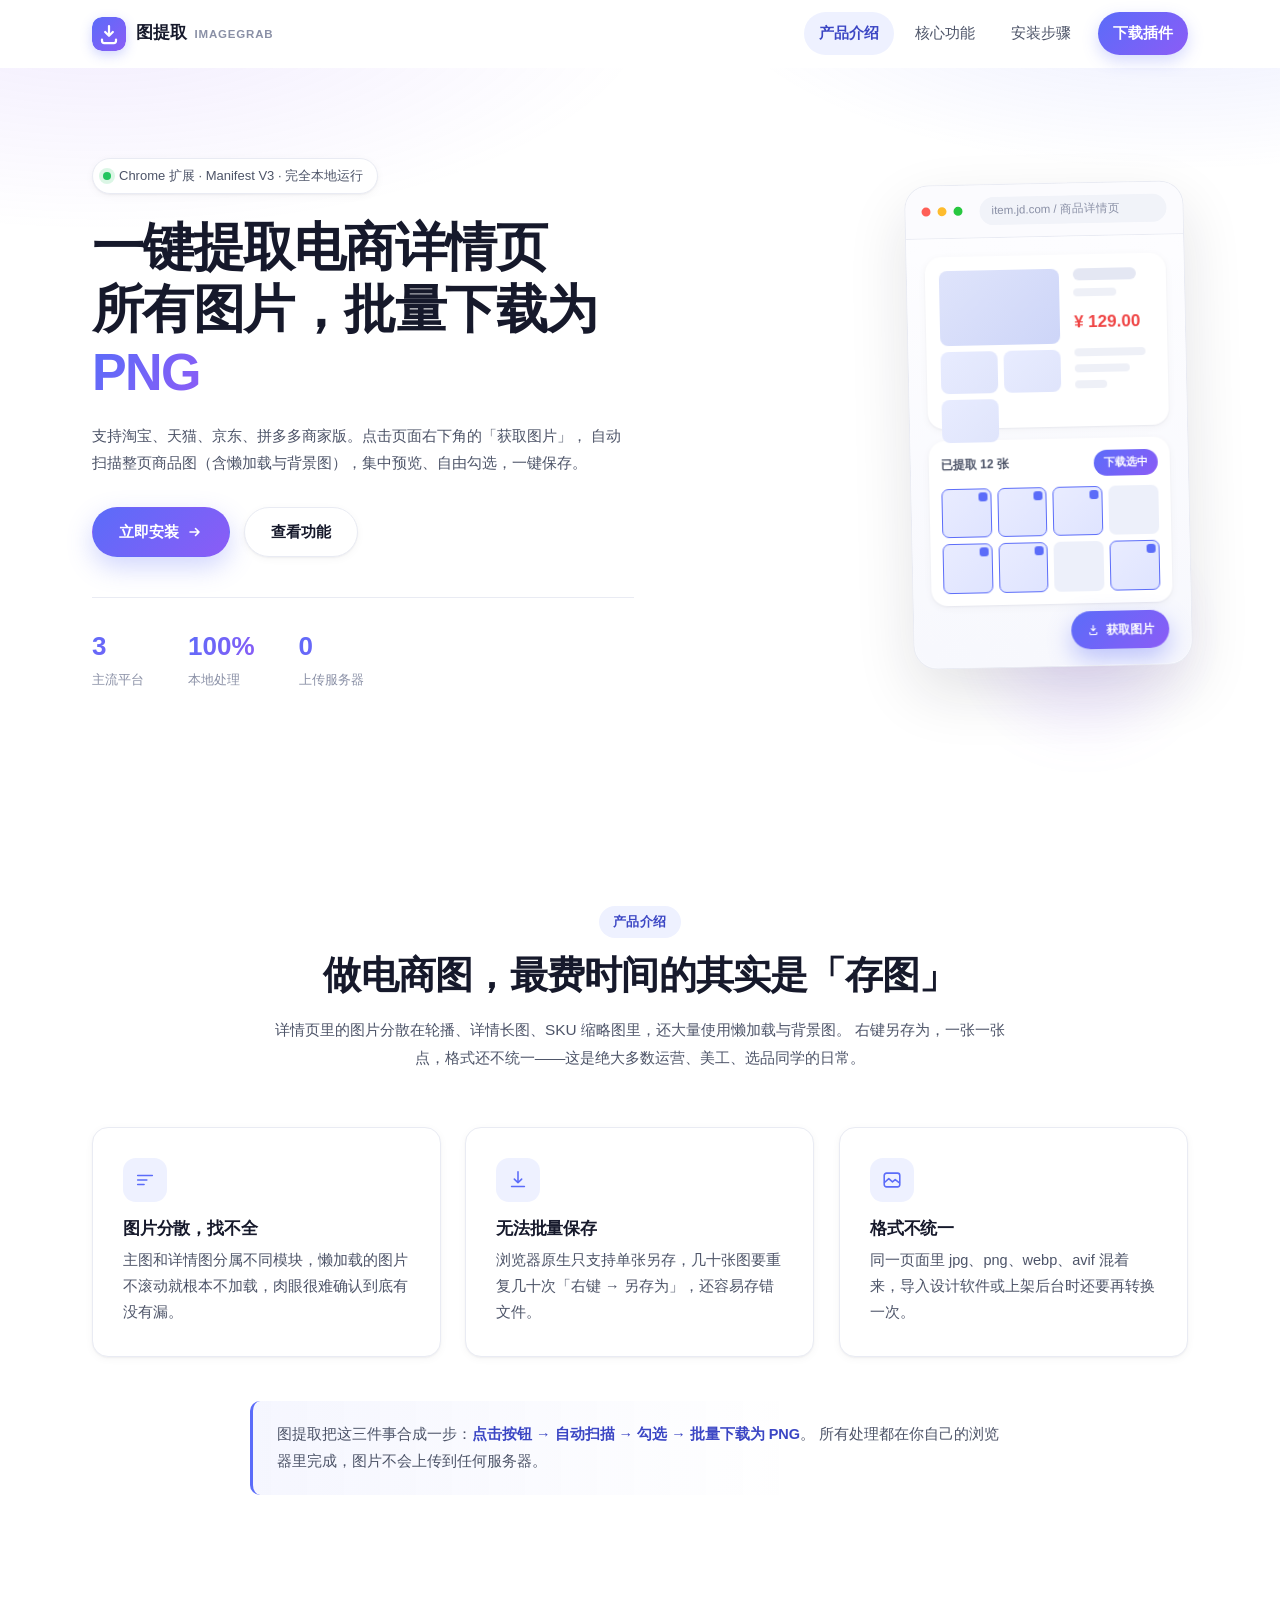
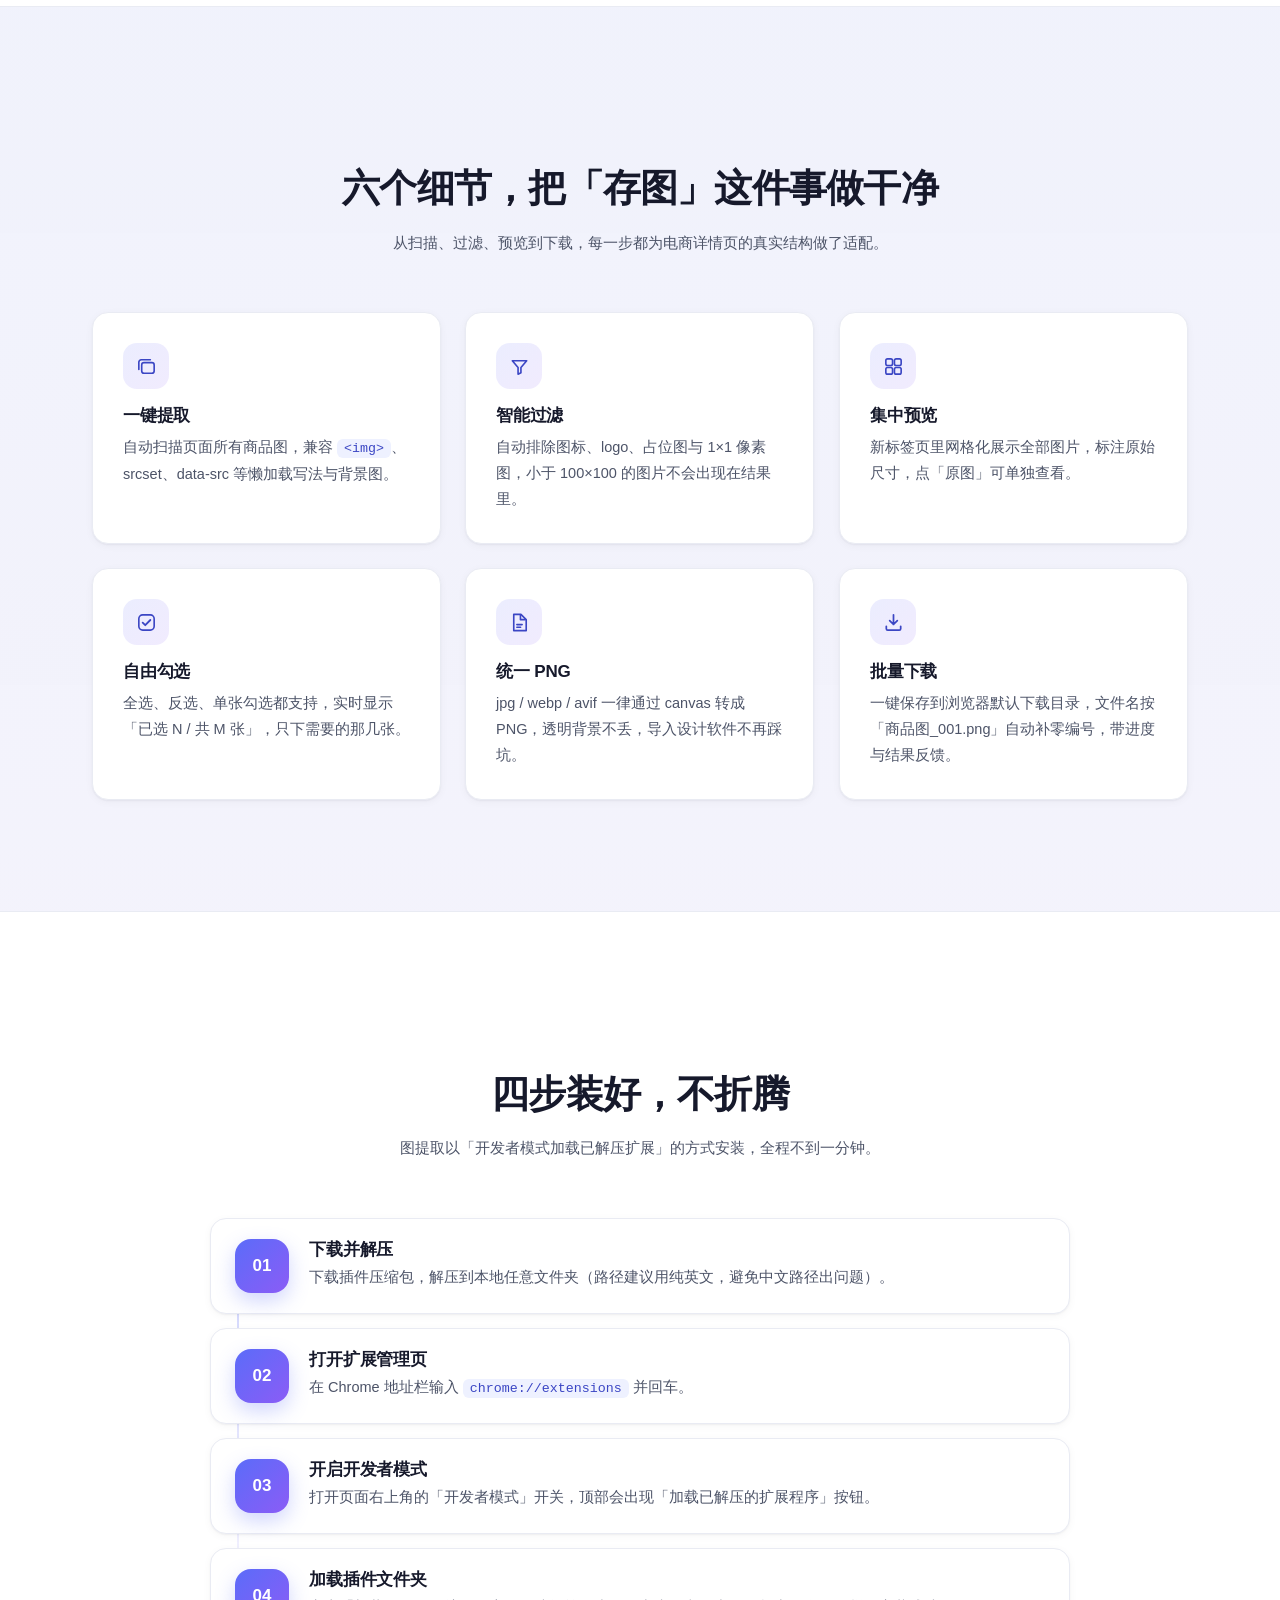
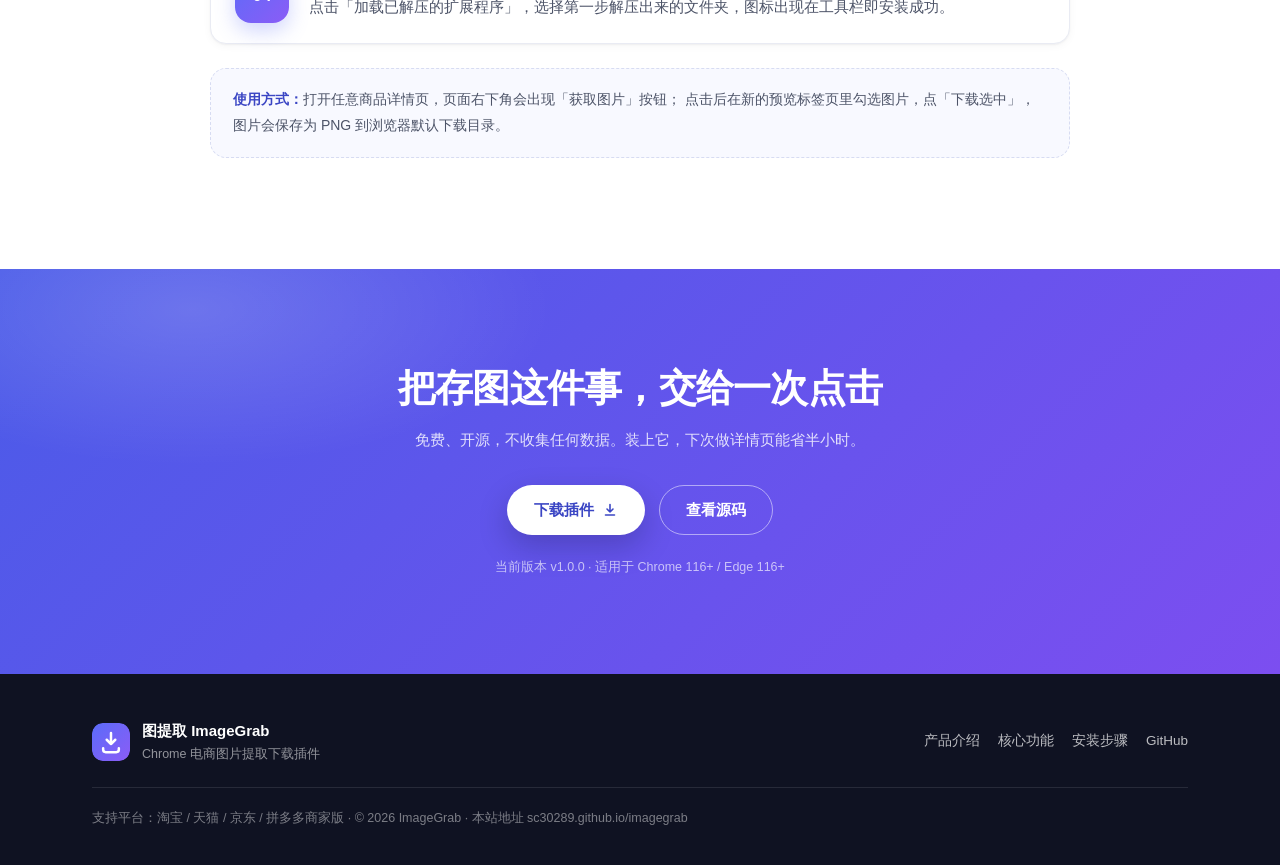
<file: docs/index.html>
<!DOCTYPE html>
<html lang="zh-CN">
<head>
  <meta charset="UTF-8" />
  <meta name="viewport" content="width=device-width, initial-scale=1.0" />
  <title>图提取 ImageGrab · 一键提取电商详情页所有图片，批量下载为 PNG</title>
  <meta name="description" content="图提取（ImageGrab）是一款 Chrome 浏览器扩展，支持淘宝、天猫、京东、拼多多商家版：一键提取商品详情页的所有图片，集中预览、自由勾选，批量下载为 PNG。" />
  <meta name="theme-color" content="#5b6cf9" />
  <link rel="icon" href="assets/icon.svg" type="image/svg+xml" />
  <link rel="stylesheet" href="css/style.css" />
</head>
<body>
  <a class="skip-link" href="#main">跳到主要内容</a>

  <!-- ============================ 顶部导航 ============================ -->
  <header class="navbar" id="navbar">
    <div class="container navbar__inner">
      <a class="brand" href="#top" aria-label="图提取 ImageGrab 首页">
        <span class="brand__logo" aria-hidden="true">
          <svg viewBox="0 0 32 32" fill="none" xmlns="http://www.w3.org/2000/svg">
            <rect width="32" height="32" rx="9" fill="url(#bg)" />
            <path d="M16 8.5v9.2m0 0 3.6-3.6M16 17.7l-3.6-3.6" stroke="#fff" stroke-width="2.1"
                  stroke-linecap="round" stroke-linejoin="round" />
            <path d="M9.4 21.2v1.2a2.2 2.2 0 0 0 2.2 2.2h8.8a2.2 2.2 0 0 0 2.2-2.2v-1.2"
                  stroke="#fff" stroke-width="2.1" stroke-linecap="round" />
            <defs>
              <linearGradient id="bg" x1="0" y1="0" x2="32" y2="32" gradientUnits="userSpaceOnUse">
                <stop stop-color="#5b6cf9" /><stop offset="1" stop-color="#8b5cf6" />
              </linearGradient>
            </defs>
          </svg>
        </span>
        <span class="brand__text">
          <strong>图提取</strong>
          <em>ImageGrab</em>
        </span>
      </a>

      <nav class="nav" id="nav" aria-label="主导航">
        <a class="nav__link" href="#intro">产品介绍</a>
        <a class="nav__link" href="#features">核心功能</a>
        <a class="nav__link" href="#install">安装步骤</a>
        <a class="nav__link nav__link--cta" href="#download">下载插件</a>
      </nav>

      <button class="nav-toggle" id="navToggle" type="button" aria-label="展开导航菜单"
              aria-expanded="false" aria-controls="nav">
        <span></span><span></span><span></span>
      </button>
    </div>
  </header>

  <main id="main">
    <!-- ============================ 首屏 ============================ -->
    <section class="hero" id="top">
      <div class="container hero__inner">
        <div class="hero__copy">
          <span class="hero__badge reveal">
            <span class="dot" aria-hidden="true"></span>
            Chrome 扩展 · Manifest V3 · 完全本地运行
          </span>

          <h1 class="hero__title reveal">
            一键提取电商详情页<br />
            所有图片，批量下载为 <span class="grad-text">PNG</span>
          </h1>

          <p class="hero__subtitle reveal">
            支持淘宝、天猫、京东、拼多多商家版。点击页面右下角的「获取图片」，
            自动扫描整页商品图（含懒加载与背景图），集中预览、自由勾选，一键保存。
          </p>

          <div class="hero__actions reveal">
            <a class="btn btn--primary" href="#install">
              立即安装
              <svg viewBox="0 0 16 16" aria-hidden="true"><path d="M3 8h9m0 0L8.5 4.5M12 8l-3.5 3.5"
                fill="none" stroke="currentColor" stroke-width="1.6" stroke-linecap="round" stroke-linejoin="round" /></svg>
            </a>
            <a class="btn btn--ghost" href="#features">查看功能</a>
          </div>

          <ul class="hero__stats reveal">
            <li><strong>3</strong><span>主流平台</span></li>
            <li><strong>100%</strong><span>本地处理</span></li>
            <li><strong>0</strong><span>上传服务器</span></li>
          </ul>
        </div>

        <!-- 用纯 CSS + 内联 SVG 模拟插件界面，不依赖任何外部图片 -->
        <div class="hero__visual reveal" aria-hidden="true">
          <div class="window">
            <div class="window__bar">
              <i class="window__dot window__dot--r"></i>
              <i class="window__dot window__dot--y"></i>
              <i class="window__dot window__dot--g"></i>
              <span class="window__url">item.jd.com / 商品详情页</span>
            </div>

            <div class="window__body">
              <div class="mock-product">
                <div class="mock-product__gallery">
                  <span class="mock-product__thumb"></span>
                  <span class="mock-product__thumb mock-product__thumb--sm"></span>
                  <span class="mock-product__thumb mock-product__thumb--sm"></span>
                  <span class="mock-product__thumb mock-product__thumb--sm"></span>
                </div>
                <div class="mock-product__meta">
                  <span class="mock-line mock-line--lg w-80"></span>
                  <span class="mock-line w-55"></span>
                  <span class="mock-price">¥ 129.00</span>
                  <span class="mock-line w-90"></span>
                  <span class="mock-line w-70"></span>
                  <span class="mock-line w-40"></span>
                </div>
              </div>

              <div class="mock-gallery">
                <div class="mock-gallery__head">
                  <span class="mock-gallery__title">已提取 12 张</span>
                  <span class="mock-pill">下载选中</span>
                </div>
                <div class="mock-gallery__grid">
                  <i class="mock-tile is-checked"></i><i class="mock-tile is-checked"></i>
                  <i class="mock-tile is-checked"></i><i class="mock-tile"></i>
                  <i class="mock-tile is-checked"></i><i class="mock-tile is-checked"></i>
                  <i class="mock-tile"></i><i class="mock-tile is-checked"></i>
                </div>
              </div>

              <span class="mock-fab">
                <svg viewBox="0 0 24 24" aria-hidden="true">
                  <path d="M12 4v9m0 0 3.4-3.4M12 13 8.6 9.6" fill="none" stroke="currentColor"
                        stroke-width="1.9" stroke-linecap="round" stroke-linejoin="round" />
                  <path d="M6 16.4v1.2A2.2 2.2 0 0 0 8.2 19.8h7.6a2.2 2.2 0 0 0 2.2-2.2v-1.2"
                        fill="none" stroke="currentColor" stroke-width="1.9" stroke-linecap="round" />
                </svg>
                获取图片
              </span>
            </div>
          </div>

          <span class="hero__glow" aria-hidden="true"></span>
        </div>
      </div>
    </section>

    <!-- ============================ 产品介绍 ============================ -->
    <section class="section" id="intro">
      <div class="container">
        <header class="section__head">
          <span class="section__eyebrow reveal">产品介绍</span>
          <h2 class="section__title reveal">做电商图，最费时间的其实是「存图」</h2>
          <p class="section__desc reveal">
            详情页里的图片分散在轮播、详情长图、SKU 缩略图里，还大量使用懒加载与背景图。
            右键另存为，一张一张点，格式还不统一——这是绝大多数运营、美工、选品同学的日常。
          </p>
        </header>

        <div class="intro-grid">
          <article class="intro-card reveal">
            <span class="intro-card__icon" aria-hidden="true">
              <svg viewBox="0 0 24 24"><path d="M4 7h16M4 12h10M4 17h7" fill="none" stroke="currentColor"
                stroke-width="1.7" stroke-linecap="round" /></svg>
            </span>
            <h3>图片分散，找不全</h3>
            <p>主图和详情图分属不同模块，懒加载的图片不滚动就根本不加载，肉眼很难确认到底有没有漏。</p>
          </article>

          <article class="intro-card reveal">
            <span class="intro-card__icon" aria-hidden="true">
              <svg viewBox="0 0 24 24"><path d="M12 3v12m0 0 4-4m-4 4-4-4M5 19h14" fill="none" stroke="currentColor"
                stroke-width="1.7" stroke-linecap="round" stroke-linejoin="round" /></svg>
            </span>
            <h3>无法批量保存</h3>
            <p>浏览器原生只支持单张另存，几十张图要重复几十次「右键 → 另存为」，还容易存错文件。</p>
          </article>

          <article class="intro-card reveal">
            <span class="intro-card__icon" aria-hidden="true">
              <svg viewBox="0 0 24 24"><rect x="3.5" y="4.5" width="17" height="15" rx="2.5" fill="none"
                stroke="currentColor" stroke-width="1.7" /><path d="M3.5 15l5-4.5 4 3.5 3-2.5 5 4" fill="none"
                stroke="currentColor" stroke-width="1.7" stroke-linejoin="round" /></svg>
            </span>
            <h3>格式不统一</h3>
            <p>同一页面里 jpg、png、webp、avif 混着来，导入设计软件或上架后台时还要再转换一次。</p>
          </article>
        </div>

        <p class="intro-note reveal">
          图提取把这三件事合成一步：<strong>点击按钮 → 自动扫描 → 勾选 → 批量下载为 PNG</strong>。
          所有处理都在你自己的浏览器里完成，图片不会上传到任何服务器。
        </p>
      </div>
    </section>

    <!-- ============================ 核心功能 ============================ -->
    <section class="section section--alt" id="features">
      <div class="container">
        <header class="section__head">
          <span class="section__eyebrow reveal">核心功能</span>
          <h2 class="section__title reveal">六个细节，把「存图」这件事做干净</h2>
          <p class="section__desc reveal">从扫描、过滤、预览到下载，每一步都为电商详情页的真实结构做了适配。</p>
        </header>

        <div class="feature-grid">
          <article class="feature-card reveal">
            <span class="feature-card__icon" aria-hidden="true">
              <svg viewBox="0 0 24 24"><path d="M4 15V7.5A2.5 2.5 0 0 1 6.5 5H16" fill="none" stroke="currentColor"
                stroke-width="1.7" stroke-linecap="round" /><rect x="7" y="8" width="13" height="11" rx="2.4"
                fill="none" stroke="currentColor" stroke-width="1.7" /></svg>
            </span>
            <h3>一键提取</h3>
            <p>自动扫描页面所有商品图，兼容 <code>&lt;img&gt;</code>、srcset、data-src 等懒加载写法与背景图。</p>
          </article>

          <article class="feature-card reveal">
            <span class="feature-card__icon" aria-hidden="true">
              <svg viewBox="0 0 24 24"><path d="M4.5 6h15l-6 7v5.5l-3 1.5V13z" fill="none" stroke="currentColor"
                stroke-width="1.7" stroke-linejoin="round" /></svg>
            </span>
            <h3>智能过滤</h3>
            <p>自动排除图标、logo、占位图与 1×1 像素图，小于 100×100 的图片不会出现在结果里。</p>
          </article>

          <article class="feature-card reveal">
            <span class="feature-card__icon" aria-hidden="true">
              <svg viewBox="0 0 24 24"><rect x="4" y="4" width="7" height="7" rx="1.8" fill="none" stroke="currentColor"
                stroke-width="1.7" /><rect x="13" y="4" width="7" height="7" rx="1.8" fill="none" stroke="currentColor"
                stroke-width="1.7" /><rect x="4" y="13" width="7" height="7" rx="1.8" fill="none" stroke="currentColor"
                stroke-width="1.7" /><rect x="13" y="13" width="7" height="7" rx="1.8" fill="none" stroke="currentColor"
                stroke-width="1.7" /></svg>
            </span>
            <h3>集中预览</h3>
            <p>新标签页里网格化展示全部图片，标注原始尺寸，点「原图」可单独查看。</p>
          </article>

          <article class="feature-card reveal">
            <span class="feature-card__icon" aria-hidden="true">
              <svg viewBox="0 0 24 24"><rect x="4" y="4" width="16" height="16" rx="4" fill="none" stroke="currentColor"
                stroke-width="1.7" /><path d="M8 12.2l2.7 2.6L16 9.4" fill="none" stroke="currentColor"
                stroke-width="1.9" stroke-linecap="round" stroke-linejoin="round" /></svg>
            </span>
            <h3>自由勾选</h3>
            <p>全选、反选、单张勾选都支持，实时显示「已选 N / 共 M 张」，只下需要的那几张。</p>
          </article>

          <article class="feature-card reveal">
            <span class="feature-card__icon" aria-hidden="true">
              <svg viewBox="0 0 24 24"><path d="M6 3.5h7.5L19 9v11.5H6z" fill="none" stroke="currentColor"
                stroke-width="1.7" stroke-linejoin="round" /><path d="M13 3.5V9h5.5" fill="none" stroke="currentColor"
                stroke-width="1.7" stroke-linejoin="round" /><path d="M9.2 14.2h5.6M9.2 17h4" fill="none"
                stroke="currentColor" stroke-width="1.6" stroke-linecap="round" /></svg>
            </span>
            <h3>统一 PNG</h3>
            <p>jpg / webp / avif 一律通过 canvas 转成 PNG，透明背景不丢，导入设计软件不再踩坑。</p>
          </article>

          <article class="feature-card reveal">
            <span class="feature-card__icon" aria-hidden="true">
              <svg viewBox="0 0 24 24"><path d="M12 4v10m0 0 4-4m-4 4-4-4" fill="none" stroke="currentColor"
                stroke-width="1.8" stroke-linecap="round" stroke-linejoin="round" /><path d="M4.5 16v2.5A1.5 1.5 0 0 0 6 20h12a1.5 1.5 0 0 0 1.5-1.5V16"
                fill="none" stroke="currentColor" stroke-width="1.8" stroke-linecap="round" /></svg>
            </span>
            <h3>批量下载</h3>
            <p>一键保存到浏览器默认下载目录，文件名按「商品图_001.png」自动补零编号，带进度与结果反馈。</p>
          </article>
        </div>
      </div>
    </section>

    <!-- ============================ 安装步骤 ============================ -->
    <section class="section" id="install">
      <div class="container">
        <header class="section__head">
          <span class="section__eyebrow reveal">安装步骤</span>
          <h2 class="section__title reveal">四步装好，不折腾</h2>
          <p class="section__desc reveal">图提取以「开发者模式加载已解压扩展」的方式安装，全程不到一分钟。</p>
        </header>

        <ol class="steps">
          <li class="step reveal">
            <span class="step__index">01</span>
            <div class="step__body">
              <h3>下载并解压</h3>
              <p>下载插件压缩包，解压到本地任意文件夹（路径建议用纯英文，避免中文路径出问题）。</p>
            </div>
          </li>
          <li class="step reveal">
            <span class="step__index">02</span>
            <div class="step__body">
              <h3>打开扩展管理页</h3>
              <p>在 Chrome 地址栏输入 <code>chrome://extensions</code> 并回车。</p>
            </div>
          </li>
          <li class="step reveal">
            <span class="step__index">03</span>
            <div class="step__body">
              <h3>开启开发者模式</h3>
              <p>打开页面右上角的「开发者模式」开关，顶部会出现「加载已解压的扩展程序」按钮。</p>
            </div>
          </li>
          <li class="step reveal">
            <span class="step__index">04</span>
            <div class="step__body">
              <h3>加载插件文件夹</h3>
              <p>点击「加载已解压的扩展程序」，选择第一步解压出来的文件夹，图标出现在工具栏即安装成功。</p>
            </div>
          </li>
        </ol>

        <div class="install-tip reveal">
          <strong>使用方式：</strong>打开任意商品详情页，页面右下角会出现「获取图片」按钮；
          点击后在新的预览标签页里勾选图片，点「下载选中」，图片会保存为 PNG 到浏览器默认下载目录。
        </div>
      </div>
    </section>

    <!-- ============================ 底部 CTA ============================ -->
    <section class="cta" id="download">
      <div class="container cta__inner">
        <h2 class="reveal">把存图这件事，交给一次点击</h2>
        <p class="reveal">免费、开源，不收集任何数据。装上它，下次做详情页能省半小时。</p>
        <div class="cta__actions reveal">
          <a class="btn btn--light" href="downloads/imagegrab-v1.0.0.zip" download>
            下载插件
            <svg viewBox="0 0 16 16" aria-hidden="true"><path d="M8 2.5v7.5m0 0 3-3m-3 3-3-3M3.5 13h9"
              fill="none" stroke="currentColor" stroke-width="1.6" stroke-linecap="round" stroke-linejoin="round" /></svg>
          </a>
          <a class="btn btn--outline-light" href="https://github.com/Sc30289/imagegrab" target="_blank" rel="noreferrer">查看源码</a>
        </div>
        <p class="cta__meta reveal">当前版本 v1.0.0 · 适用于 Chrome 116+ / Edge 116+</p>
      </div>
    </section>
  </main>

  <!-- ============================ 页脚 ============================ -->
  <footer class="footer">
    <div class="container footer__inner">
      <div class="footer__brand">
        <span class="brand__logo" aria-hidden="true">
          <svg viewBox="0 0 32 32" fill="none" xmlns="http://www.w3.org/2000/svg">
            <rect width="32" height="32" rx="9" fill="url(#bg2)" />
            <path d="M16 8.5v9.2m0 0 3.6-3.6M16 17.7l-3.6-3.6" stroke="#fff" stroke-width="2.1"
                  stroke-linecap="round" stroke-linejoin="round" />
            <path d="M9.4 21.2v1.2a2.2 2.2 0 0 0 2.2 2.2h8.8a2.2 2.2 0 0 0 2.2-2.2v-1.2"
                  stroke="#fff" stroke-width="2.1" stroke-linecap="round" />
            <defs>
              <linearGradient id="bg2" x1="0" y1="0" x2="32" y2="32" gradientUnits="userSpaceOnUse">
                <stop stop-color="#5b6cf9" /><stop offset="1" stop-color="#8b5cf6" />
              </linearGradient>
            </defs>
          </svg>
        </span>
        <div>
          <strong>图提取 ImageGrab</strong>
          <p>Chrome 电商图片提取下载插件</p>
        </div>
      </div>

      <nav class="footer__links" aria-label="页脚导航">
        <a href="#intro">产品介绍</a>
        <a href="#features">核心功能</a>
        <a href="#install">安装步骤</a>
        <a href="https://github.com/Sc30289/imagegrab" target="_blank" rel="noreferrer">GitHub</a>
      </nav>

      <p class="footer__copy">
        支持平台：淘宝 / 天猫 / 京东 / 拼多多商家版 · © <span id="year">2025</span> ImageGrab ·
        本站地址 <a href="https://sc30289.github.io/imagegrab/">sc30289.github.io/imagegrab</a>
      </p>
    </div>
  </footer>

  <script src="js/main.js"></script>
</body>
</html>
</file>
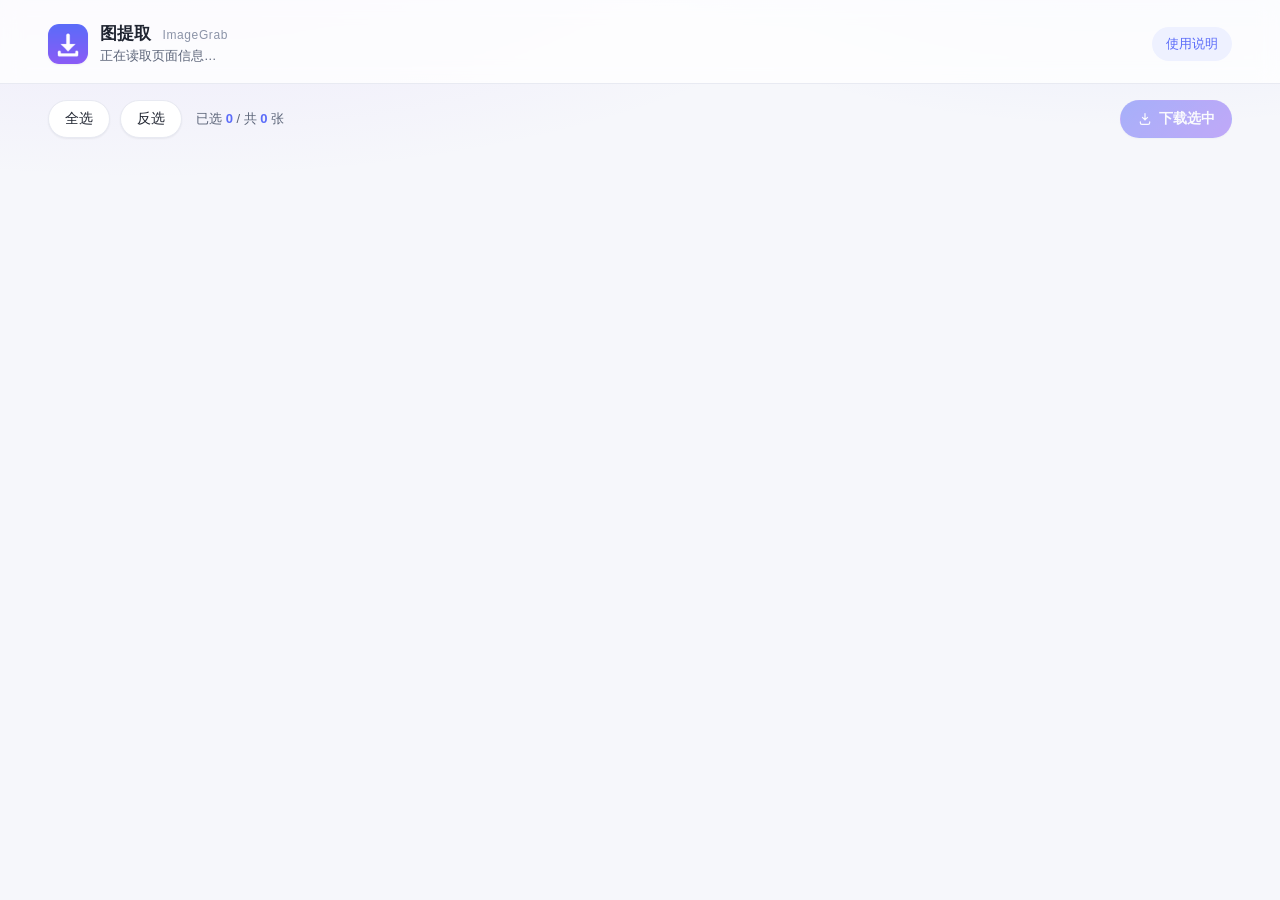
<file: gallery.html>
<!DOCTYPE html>
<html lang="zh-CN">
<head>
  <meta charset="UTF-8" />
  <meta name="viewport" content="width=device-width, initial-scale=1.0" />
  <title>图片预览 · 图提取 ImageGrab</title>
  <link rel="stylesheet" href="gallery.css" />
  <link rel="icon" href="icons/icon48.png" />
</head>
<body>
  <!-- ==================== 顶部栏 ==================== -->
  <header class="gp-header">
    <div class="gp-brand">
      <img class="gp-brand__logo" src="icons/icon48.png" alt="图提取" />
      <div class="gp-brand__text">
        <h1>图提取 <span>ImageGrab</span></h1>
        <p id="pageMeta">正在读取页面信息…</p>
      </div>
    </div>
    <a class="gp-header__link" href="https://github.com/Sc30289/imagegrab" target="_blank" rel="noreferrer">使用说明</a>
  </header>

  <!-- ==================== 工具栏 ==================== -->
  <div class="gp-toolbar" id="toolbar">
    <div class="gp-toolbar__left">
      <button type="button" class="gp-btn" id="selectAll">全选</button>
      <button type="button" class="gp-btn" id="invertAll">反选</button>
      <span class="gp-counter">已选 <b id="selectedCount">0</b> / 共 <b id="totalCount">0</b> 张</span>
    </div>
    <button type="button" class="gp-btn gp-btn--primary" id="downloadBtn" disabled>
      <svg viewBox="0 0 24 24" aria-hidden="true">
        <path d="M12 3.8v9.6m0 0 3.8-3.8M12 13.4 8.2 9.6" fill="none" stroke="currentColor"
              stroke-width="1.8" stroke-linecap="round" stroke-linejoin="round" />
        <path d="M5 16.2v1.4A2.4 2.4 0 0 0 7.4 20h9.2a2.4 2.4 0 0 0 2.4-2.4v-1.4"
              fill="none" stroke="currentColor" stroke-width="1.8" stroke-linecap="round" />
      </svg>
      下载选中
    </button>
  </div>

  <!-- ==================== 下载进度 ==================== -->
  <div class="gp-progress" id="progress" hidden>
    <div class="gp-progress__bar"><i id="progressBar"></i></div>
    <span class="gp-progress__text" id="progressText">准备下载…</span>
  </div>

  <!-- ==================== 图片网格 ==================== -->
  <main class="gp-main">
    <section class="gp-grid" id="grid" aria-live="polite"></section>

    <div class="gp-empty" id="empty" hidden>
      <svg viewBox="0 0 96 96" aria-hidden="true">
        <rect x="12" y="20" width="72" height="56" rx="10" fill="#eef1ff" />
        <circle cx="34" cy="40" r="6" fill="#c7cfff" />
        <path d="M18 66l20-18 14 12 10-8 16 14z" fill="#c7cfff" />
      </svg>
      <h2>还没有提取到图片</h2>
      <p>回到商品详情页，点击右下角的「获取图片」按钮即可开始提取。</p>
      <p class="gp-empty__tip">提示：如果预览页是被浏览器回收后重新打开的，重新提取一次就好。</p>
    </div>
  </main>

  <!-- ==================== 轻提示 ==================== -->
  <div class="gp-toast" id="toast" role="status"></div>

  <script src="gallery.js"></script>
</body>
</html>
</file>
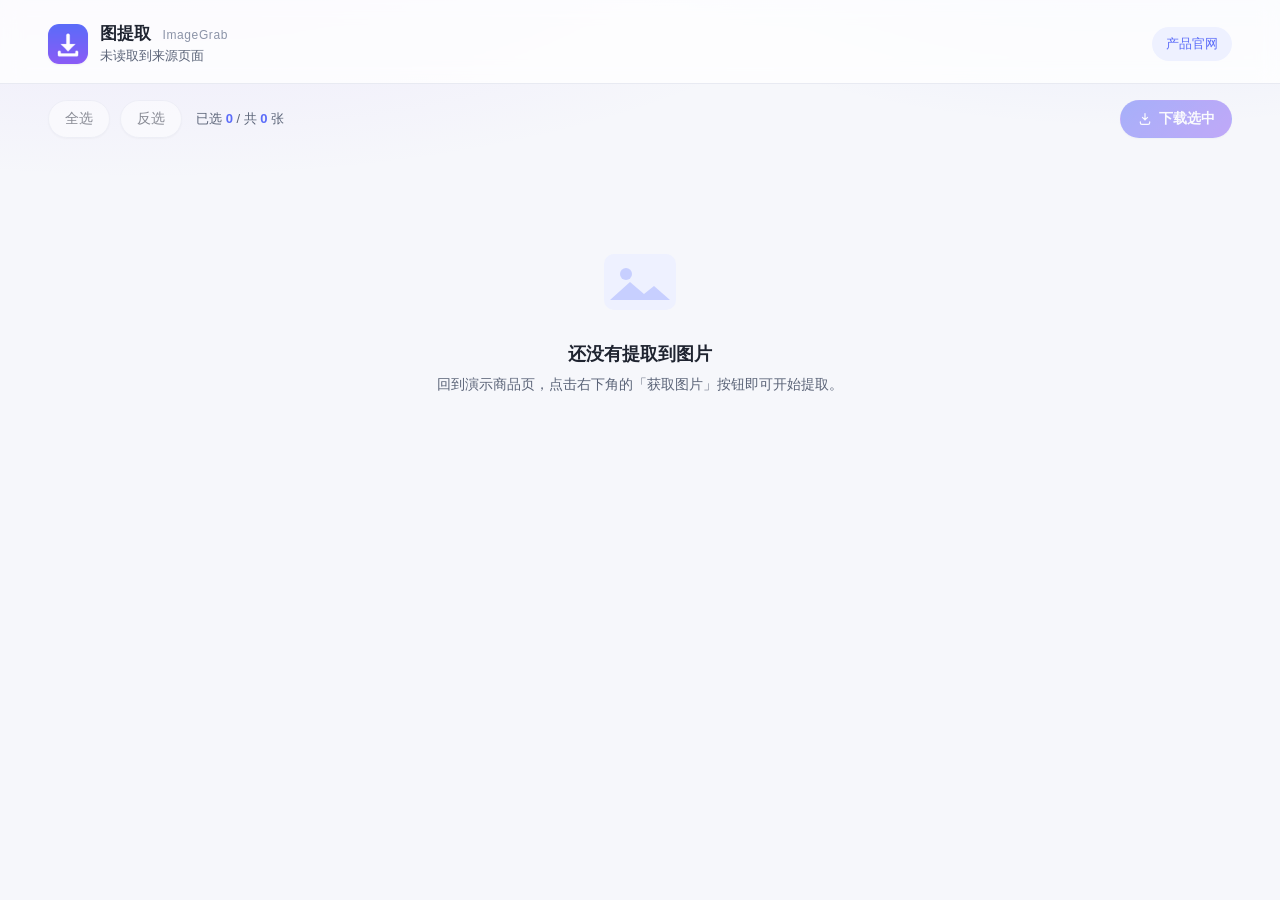
<file: demo/preview.html>
<!DOCTYPE html>
<html lang="zh-CN">
<head>
  <meta charset="UTF-8" />
  <meta name="viewport" content="width=device-width, initial-scale=1.0" />
  <title>图片预览 · 图提取 ImageGrab（本地演示）</title>
  <!-- 复用扩展自带的样式，演示页与真实预览页保持一致 -->
  <link rel="stylesheet" href="../gallery.css" />
  <link rel="icon" href="../icons/icon48.png" />
</head>
<body>
  <!--
    说明：本页面是 gallery.html 的「本地演示版」。
    CRX 里 gallery.html 只能用扩展环境打开（需要 chrome.* API），
    这里额外引入 harness.js 提供的最小 API 替身，其余 DOM 结构与 gallery.html 完全一致。
  -->
  <header class="gp-header">
    <div class="gp-brand">
      <img class="gp-brand__logo" src="../icons/icon48.png" alt="图提取" />
      <div class="gp-brand__text">
        <h1>图提取 <span>ImageGrab</span></h1>
        <p id="pageMeta">正在读取页面信息…</p>
      </div>
    </div>
    <a class="gp-header__link" href="../docs/index.html">产品官网</a>
  </header>

  <div class="gp-toolbar" id="toolbar">
    <div class="gp-toolbar__left">
      <button type="button" class="gp-btn" id="selectAll">全选</button>
      <button type="button" class="gp-btn" id="invertAll">反选</button>
      <span class="gp-counter">已选 <b id="selectedCount">0</b> / 共 <b id="totalCount">0</b> 张</span>
    </div>
    <button type="button" class="gp-btn gp-btn--primary" id="downloadBtn" disabled>
      <svg viewBox="0 0 24 24" aria-hidden="true">
        <path d="M12 3.8v9.6m0 0 3.8-3.8M12 13.4 8.2 9.6" fill="none" stroke="currentColor"
              stroke-width="1.8" stroke-linecap="round" stroke-linejoin="round" />
        <path d="M5 16.2v1.4A2.4 2.4 0 0 0 7.4 20h9.2a2.4 2.4 0 0 0 2.4-2.4v-1.4"
              fill="none" stroke="currentColor" stroke-width="1.8" stroke-linecap="round" />
      </svg>
      下载选中
    </button>
  </div>

  <div class="gp-progress" id="progress" hidden>
    <div class="gp-progress__bar"><i id="progressBar"></i></div>
    <span class="gp-progress__text" id="progressText">准备下载…</span>
  </div>

  <main class="gp-main">
    <section class="gp-grid" id="grid" aria-live="polite"></section>

    <div class="gp-empty" id="empty" hidden>
      <svg viewBox="0 0 96 96" aria-hidden="true">
        <rect x="12" y="20" width="72" height="56" rx="10" fill="#eef1ff" />
        <circle cx="34" cy="40" r="6" fill="#c7cfff" />
        <path d="M18 66l20-18 14 12 10-8 16 14z" fill="#c7cfff" />
      </svg>
      <h2>还没有提取到图片</h2>
      <p>回到演示商品页，点击右下角的「获取图片」按钮即可开始提取。</p>
    </div>
  </main>

  <div class="gp-toast" id="toast" role="status"></div>

  <!-- 先加载 API 替身，再加载与扩展共用的预览页逻辑 -->
  <script src="harness.js"></script>
  <script src="../gallery.js"></script>
</body>
</html>
</file>
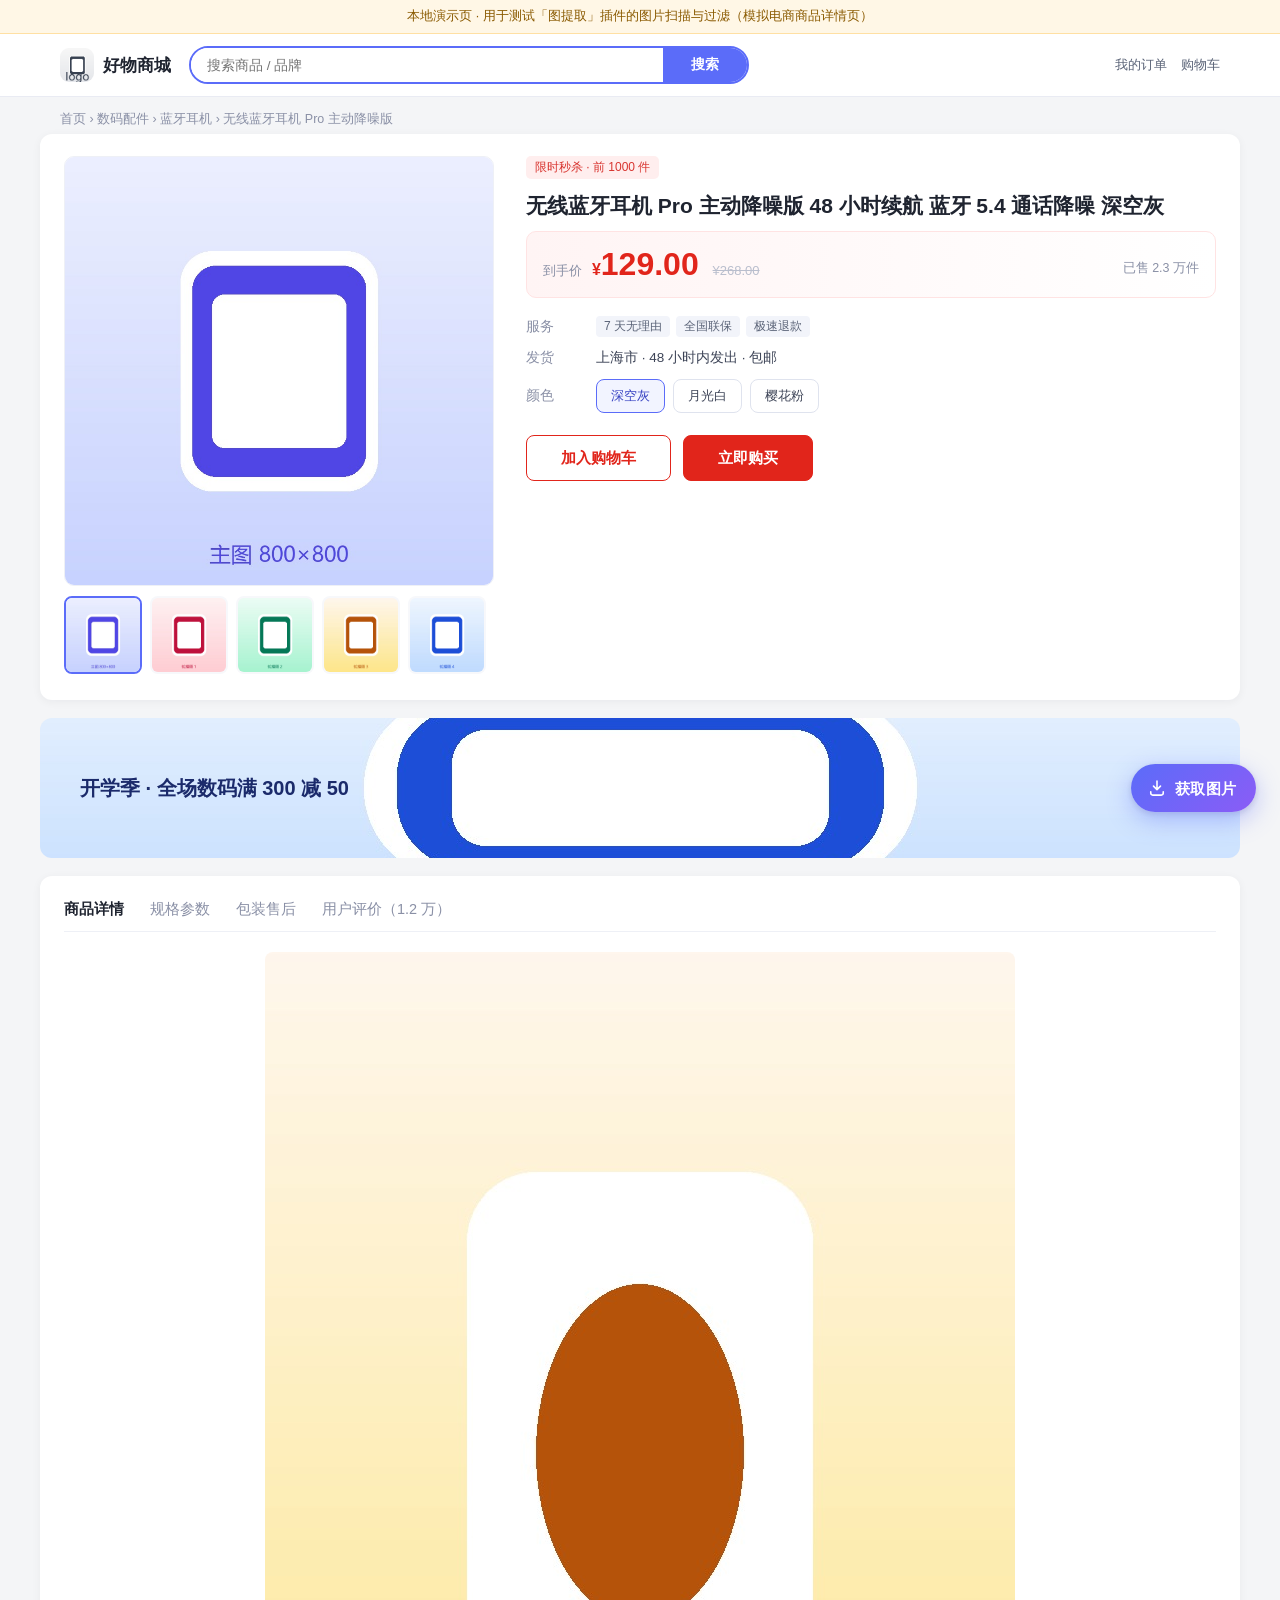
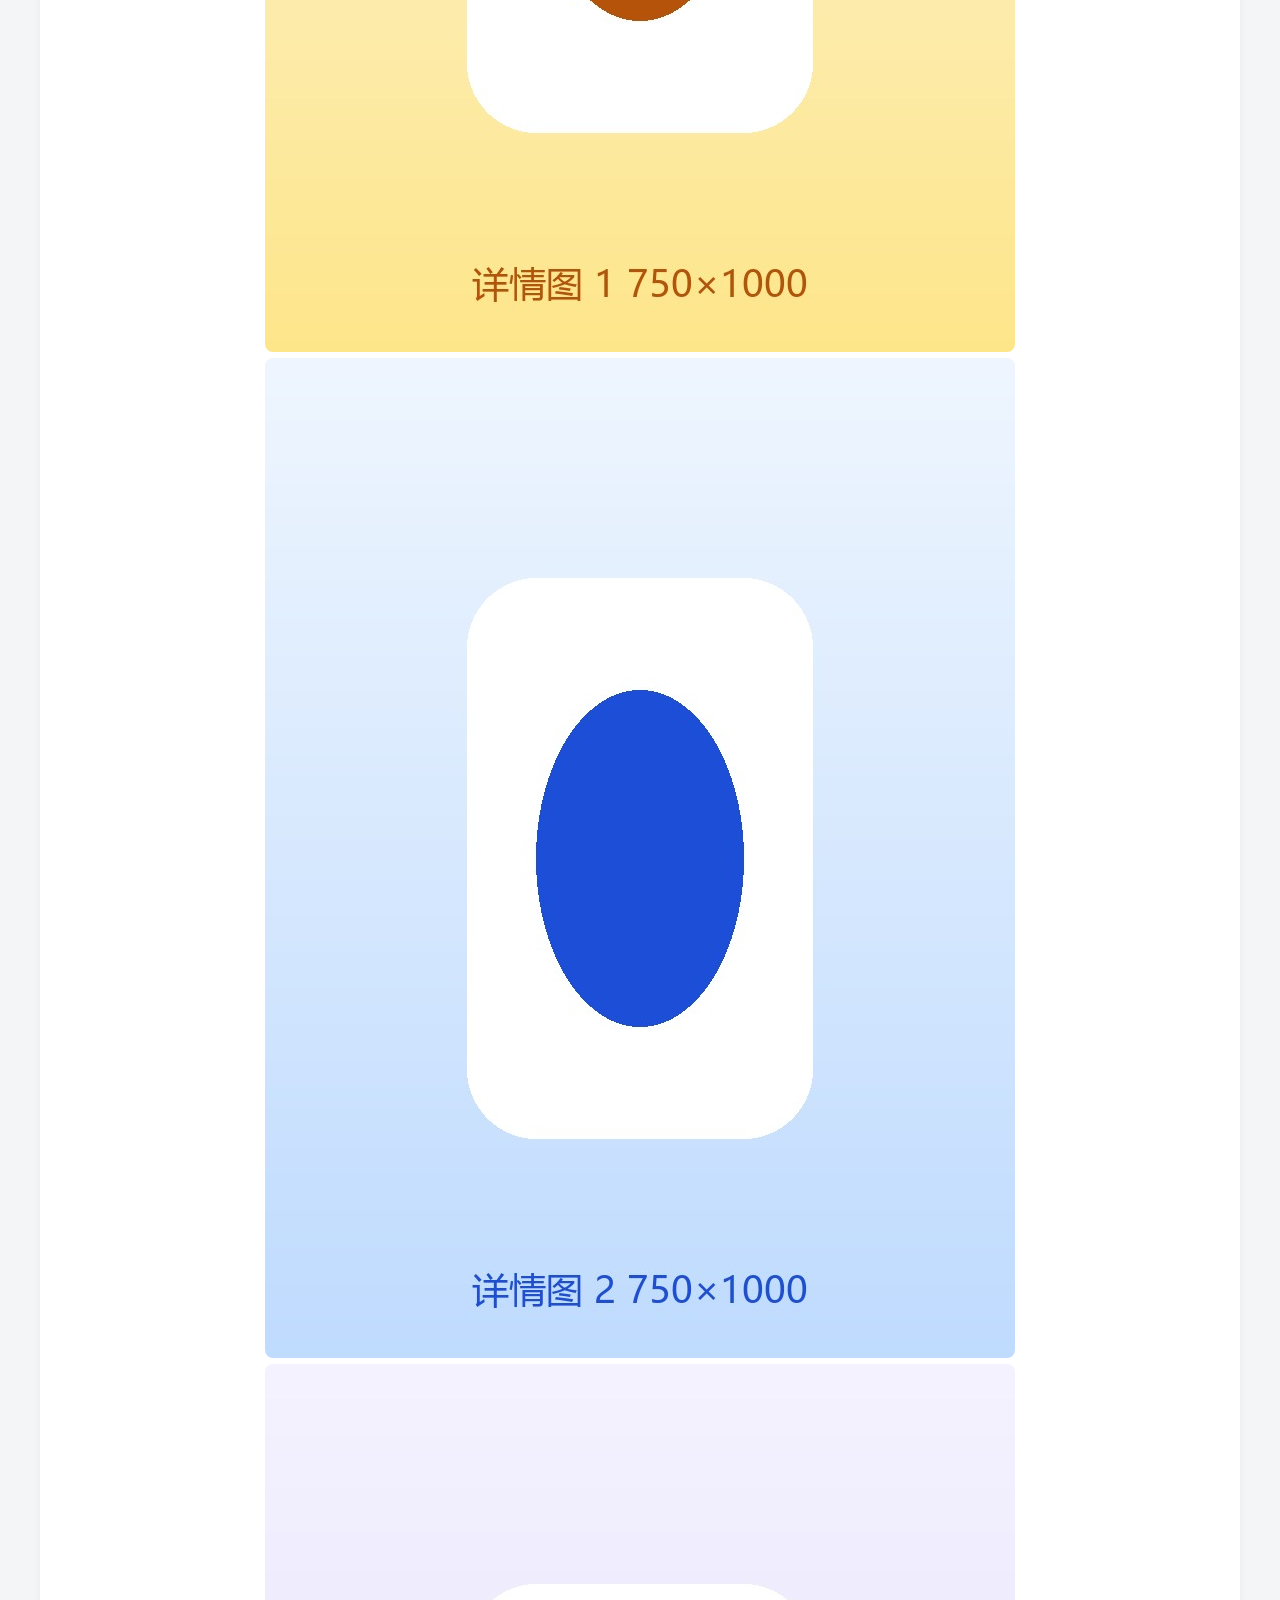
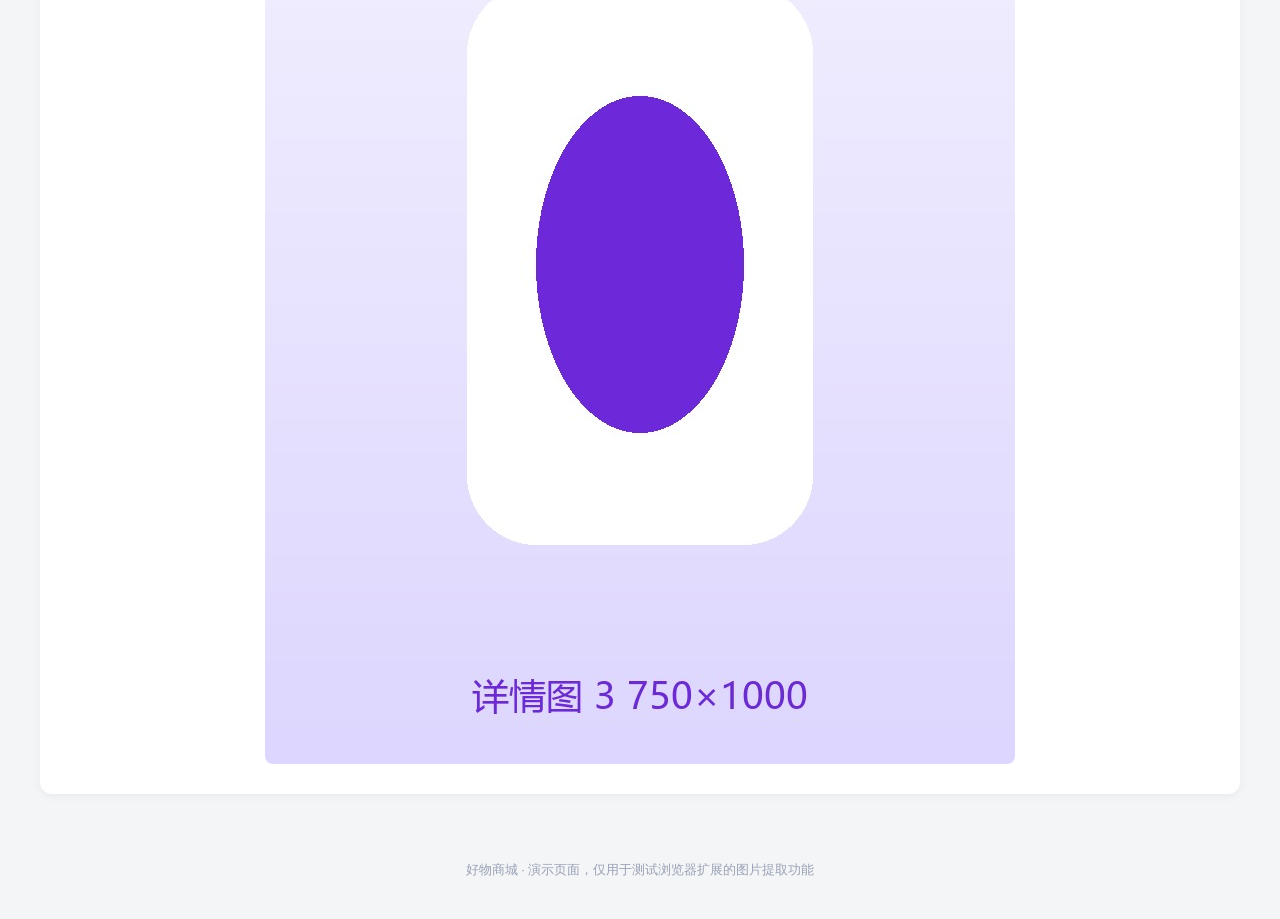
<file: demo/product.html>
<!DOCTYPE html>
<html lang="zh-CN">
<head>
  <meta charset="UTF-8" />
  <meta name="viewport" content="width=device-width, initial-scale=1.0" />
  <title>好物商城 · 无线蓝牙耳机 Pro 主动降噪版 - 商品详情</title>
  <style>
    * { box-sizing: border-box; }
    body {
      margin: 0;
      background: #f4f5f7;
      color: #1f2430;
      font-family: -apple-system, "PingFang SC", "Microsoft YaHei", sans-serif;
      font-size: 14px;
    }
    a { color: inherit; text-decoration: none; }

    /* 演示提示条 */
    .demo-bar {
      padding: 8px 16px;
      background: #fff7e6;
      color: #8a5a00;
      font-size: 12.5px;
      text-align: center;
      border-bottom: 1px solid #ffe0a3;
    }

    /* 顶部导航 */
    .site-header {
      background: #fff;
      border-bottom: 1px solid #e9ebf3;
      position: sticky;
      top: 0;
      z-index: 10;
    }
    .site-header__inner {
      max-width: 1200px;
      margin: 0 auto;
      padding: 12px 20px;
      display: flex;
      align-items: center;
      gap: 18px;
    }
    .logo { display: flex; align-items: center; gap: 9px; font-weight: 800; font-size: 17px; }
    .logo img { width: 34px; height: 34px; border-radius: 9px; }
    .search {
      flex: 1;
      display: flex;
      max-width: 560px;
      height: 38px;
      border: 2px solid #5b6cf9;
      border-radius: 999px;
      overflow: hidden;
      background: #fff;
    }
    .search input {
      flex: 1;
      border: 0;
      padding: 0 16px;
      font-size: 13.5px;
      outline: none;
      font-family: inherit;
    }
    .search button {
      width: 84px;
      border: 0;
      background: #5b6cf9;
      color: #fff;
      font-size: 14px;
      font-weight: 600;
      cursor: pointer;
      font-family: inherit;
    }
    .header-actions { margin-left: auto; display: flex; gap: 14px; color: #5b6478; font-size: 13px; }

    .crumb {
      max-width: 1200px;
      margin: 0 auto;
      padding: 14px 20px 6px;
      color: #8a90a6;
      font-size: 12.5px;
    }

    /* 商品主区 */
    .product {
      max-width: 1200px;
      margin: 0 auto 18px;
      padding: 0 20px;
      display: grid;
      grid-template-columns: 430px 1fr;
      gap: 32px;
      background: #fff;
      border-radius: 12px;
      box-shadow: 0 2px 10px rgba(22, 25, 43, .05);
      padding: 22px 24px 26px;
    }
    .gallery__main {
      width: 100%;
      aspect-ratio: 1 / 1;
      border-radius: 10px;
      overflow: hidden;
      background: #f7f8fb;
      border: 1px solid #eef0f6;
    }
    .gallery__main img { width: 100%; height: 100%; object-fit: cover; display: block; }
    .gallery__thumbs { display: flex; gap: 8px; margin-top: 10px; }
    .gallery__thumbs img {
      width: 78px; height: 78px;
      border-radius: 8px;
      border: 2px solid transparent;
      cursor: pointer;
      object-fit: cover;
      background: #f7f8fb;
    }
    .gallery__thumbs img.is-active { border-color: #5b6cf9; }

    .info h1 { margin: 0 0 10px; font-size: 21px; line-height: 1.45; font-weight: 700; }
    .promo-line {
      display: inline-block;
      padding: 3px 9px;
      border-radius: 5px;
      background: #ffeeee;
      color: #d8342f;
      font-size: 12px;
      margin-bottom: 12px;
    }
    .price-panel {
      padding: 14px 16px;
      border-radius: 10px;
      background: linear-gradient(90deg, #fff4f4, #fff);
      border: 1px solid #ffe3e3;
    }
    .price-panel .label { color: #8a90a6; font-size: 12.5px; }
    .price-panel .price { color: #e1251b; font-size: 32px; font-weight: 800; margin-left: 6px; }
    .price-panel .price small { font-size: 16px; font-weight: 700; }
    .price-panel .origin { margin-left: 10px; color: #b9becd; text-decoration: line-through; font-size: 13px; }
    .price-panel .sold { float: right; color: #8a90a6; font-size: 12.5px; margin-top: 14px; }

    .meta-rows { margin: 18px 0; display: grid; gap: 12px; }
    .meta-row { display: flex; gap: 14px; align-items: center; font-size: 13.5px; }
    .meta-row .k { width: 56px; color: #8a90a6; flex: none; }
    .meta-row .v { color: #3d4457; }
    .tag {
      display: inline-block;
      padding: 2px 8px;
      margin-right: 6px;
      border-radius: 4px;
      background: #f2f4fa;
      color: #5b6478;
      font-size: 12px;
    }
    .sku-list { display: flex; gap: 8px; flex-wrap: wrap; }
    .sku {
      padding: 7px 14px;
      border: 1px solid #dfe3ee;
      border-radius: 8px;
      font-size: 13px;
      cursor: pointer;
      background: #fff;
    }
    .sku.is-active { border-color: #5b6cf9; color: #3b46c4; background: #f2f4ff; }
    .buy-actions { display: flex; gap: 12px; margin-top: 22px; }
    .btn-buy, .btn-cart {
      height: 46px;
      padding: 0 34px;
      border-radius: 8px;
      border: 1px solid #e1251b;
      background: #fff;
      color: #e1251b;
      font-size: 15px;
      font-weight: 600;
      cursor: pointer;
      font-family: inherit;
    }
    .btn-cart { background: #e1251b; color: #fff; }

    /* 活动 banner（背景图，用来验证 background-image 采集） */
    .banner {
      max-width: 1200px;
      margin: 0 auto 18px;
      height: 140px;
      border-radius: 12px;
      background-image: url("images/banner.jpg");
      background-size: cover;
      background-position: center;
      display: flex;
      align-items: center;
      padding-left: 40px;
      color: #1b2a6b;
      font-size: 20px;
      font-weight: 800;
    }

    /* 详情区 */
    .detail {
      max-width: 1200px;
      margin: 0 auto 40px;
      padding: 24px;
      background: #fff;
      border-radius: 12px;
      box-shadow: 0 2px 10px rgba(22, 25, 43, .05);
    }
    .detail__tabs { display: flex; gap: 26px; border-bottom: 1px solid #eef0f6; padding-bottom: 12px; margin-bottom: 20px; }
    .detail__tabs span { font-size: 14.5px; color: #8a90a6; cursor: pointer; }
    .detail__tabs span.is-active { color: #1f2430; font-weight: 700; }
    .detail__desc { max-width: 750px; margin: 0 auto; }
    .detail__desc img { width: 100%; display: block; margin-bottom: 6px; border-radius: 8px; }

    /* 懒加载占位（data-src 未替换前的灰色块） */
    .lazy {
      display: block;
      width: 100%;
      min-height: 220px;
      background: #f2f4fa;
      border-radius: 8px;
    }

    .site-footer {
      padding: 28px 20px 40px;
      text-align: center;
      color: #9aa1b5;
      font-size: 12.5px;
    }
    .hidden-icon { position: absolute; left: -9999px; top: -9999px; }

    @media (max-width: 900px) {
      .product { grid-template-columns: 1fr; }
      .search { display: none; }
    }
  </style>
</head>
<body>
  <div class="demo-bar">
    本地演示页 · 用于测试「图提取」插件的图片扫描与过滤（模拟电商商品详情页）
  </div>

  <header class="site-header">
    <div class="site-header__inner">
      <a class="logo" href="#">
        <img src="images/logo.png" alt="logo" />
        好物商城
      </a>
      <div class="search">
        <input type="text" placeholder="搜索商品 / 品牌" />
        <button type="button">搜索</button>
      </div>
      <div class="header-actions">
        <span>我的订单</span>
        <span>购物车</span>
      </div>
    </div>
  </header>

  <nav class="crumb">首页 › 数码配件 › 蓝牙耳机 › 无线蓝牙耳机 Pro 主动降噪版</nav>

  <!-- ==================== 商品主区 ==================== -->
  <section class="product">
    <div class="gallery">
      <div class="gallery__main">
        <img id="mainImage" src="images/main.jpg" alt="无线蓝牙耳机 Pro 主图" width="800" height="800" />
      </div>
      <div class="gallery__thumbs" id="thumbs">
        <!-- 懒加载写法 1：data-src -->
        <img class="is-active" data-src="images/main.jpg" alt="轮播图 1" />
        <img data-src="images/thumb1.jpg" alt="轮播图 2" />
        <img data-src="images/thumb2.jpg" alt="轮播图 3" />
        <img data-src="images/thumb3.jpg" alt="轮播图 4" />
        <img data-src="images/thumb4.jpg" alt="轮播图 5" />
      </div>
    </div>

    <div class="info">
      <span class="promo-line">限时秒杀 · 前 1000 件</span>
      <h1>无线蓝牙耳机 Pro 主动降噪版 48 小时续航 蓝牙 5.4 通话降噪 深空灰</h1>

      <div class="price-panel">
        <span class="label">到手价</span>
        <span class="price"><small>¥</small>129.00</span>
        <span class="origin">¥268.00</span>
        <span class="sold">已售 2.3 万件</span>
      </div>

      <div class="meta-rows">
        <div class="meta-row">
          <span class="k">服务</span>
          <span class="v">
            <span class="tag">7 天无理由</span><span class="tag">全国联保</span><span class="tag">极速退款</span>
          </span>
        </div>
        <div class="meta-row">
          <span class="k">发货</span>
          <span class="v">上海市 · 48 小时内发出 · 包邮</span>
        </div>
        <div class="meta-row">
          <span class="k">颜色</span>
          <span class="v sku-list">
            <span class="sku is-active">深空灰</span>
            <span class="sku">月光白</span>
            <span class="sku">樱花粉</span>
          </span>
        </div>
      </div>

      <div class="buy-actions">
        <button class="btn-buy" type="button">加入购物车</button>
        <button class="btn-cart" type="button">立即购买</button>
      </div>
    </div>
  </section>

  <!-- ==================== 活动 banner（背景图） ==================== -->
  <div class="banner">开学季 · 全场数码满 300 减 50</div>

  <!-- ==================== 商品详情 ==================== -->
  <section class="detail">
    <div class="detail__tabs">
      <span class="is-active">商品详情</span>
      <span>规格参数</span>
      <span>包装售后</span>
      <span>用户评价（1.2 万）</span>
    </div>

    <div class="detail__desc" id="detailDesc">
      <!-- 懒加载写法 2：data-original / data-lazy-src，随滚动替换为真实 src -->
      <img class="lazy" data-original="images/detail1.jpg" alt="详情图 1" />
      <img class="lazy" data-lazy-src="images/detail2.jpg" alt="详情图 2" />
      <img class="lazy" data-src="images/detail3.jpg" alt="详情图 3" />
    </div>
  </section>

  <!-- 干扰项：小图标 / logo / 1×1 像素图，用于验证「智能过滤」 -->
  <div class="hidden-icon" aria-hidden="true">
    <img src="images/icon-60.png" alt="icon" width="60" height="60" />
    <img src="images/pixel.gif" alt="" width="1" height="1" />
    <img src="images/logo.png" alt="logo" width="44" height="44" />
  </div>

  <footer class="site-footer">
    好物商城 · 演示页面，仅用于测试浏览器扩展的图片提取功能
  </footer>

  <script>
    // —— 模拟电商页面的懒加载行为：滚动到哪加载到哪 ——
    const lazyImgs = document.querySelectorAll('img.lazy, .gallery__thumbs img[data-src]');

    const loadOne = (img) => {
      const url = img.dataset.src || img.dataset.original || img.dataset.lazySrc;
      if (!url) return;
      img.src = url;
      img.classList.remove('lazy');
      img.removeAttribute('data-src');
      img.removeAttribute('data-original');
      img.removeAttribute('data-lazy-src');
    };

    const io = new IntersectionObserver((entries) => {
      entries.forEach((entry) => {
        if (entry.isIntersecting) {
          loadOne(entry.target);
          io.unobserve(entry.target);
        }
      });
    }, { rootMargin: '200px' });

    lazyImgs.forEach((img) => io.observe(img));

    // 缩略图切换主图
    document.getElementById('thumbs').addEventListener('click', (event) => {
      const img = event.target.closest('img');
      if (!img) return;
      document.querySelectorAll('#thumbs img').forEach((el) => el.classList.remove('is-active'));
      img.classList.add('is-active');
      const src = img.currentSrc || img.src || img.dataset.src;
      if (src) document.getElementById('mainImage').src = src;
    });

    // SKU 选择
    document.querySelectorAll('.sku').forEach((el) => {
      el.addEventListener('click', () => {
        document.querySelectorAll('.sku').forEach((s) => s.classList.remove('is-active'));
        el.classList.add('is-active');
      });
    });
  </script>

  <!--
    本地演示的关键三行：
    1) 引入扩展自身的按钮样式；
    2) harness.js 提供最小的 chrome.* API 替身（仅演示用）；
    3) content.js 是扩展里真实运行的那份内容脚本，一行未改。
  -->
  <link rel="stylesheet" href="../content.css" />
  <script src="harness.js"></script>
  <script src="../content.js"></script>
</body>
</html>
</file>
<file: docs/css/style.css>
/* ==========================================================================
   图提取 ImageGrab · 官网样式
   组织方式：
     1. 变量与基础重置
     2. 通用容器 / 按钮 / 标题
     3. 顶部导航（含移动端汉堡菜单）
     4. 首屏 Hero（含纯 CSS 绘制的界面示意图）
     5. 产品介绍
     6. 核心功能
     7. 安装步骤
     8. 底部 CTA 与页脚
     9. 滚动进入动画
    10. 响应式断点：≥1024 桌面 / 768–1023 平板 / <768 手机 / 320 极窄屏
   ========================================================================== */

/* ============================ 1. 变量与重置 ============================ */
:root {
  /* 主色：改这里就能整站换肤 */
  --primary: #5b6cf9;
  --primary-2: #8b5cf6;
  --primary-soft: #eef1ff;
  --primary-ink: #3b46c4;

  /* 中性色 */
  --text: #16192b;
  --text-2: #4d5468;
  --text-3: #8a90a6;
  --bg: #ffffff;
  --bg-alt: #f7f8fc;
  --line: #e9ebf3;
  --card: #ffffff;

  /* 尺寸与圆角 */
  --radius-sm: 10px;
  --radius: 16px;
  --radius-lg: 24px;
  --shadow-sm: 0 1px 2px rgba(22, 25, 43, .05), 0 2px 8px rgba(22, 25, 43, .04);
  --shadow-md: 0 10px 30px rgba(22, 25, 43, .08);
  --shadow-lg: 0 24px 60px rgba(22, 25, 43, .12);
  --shadow-primary: 0 10px 26px rgba(91, 108, 249, .28);

  /* 布局 */
  --container: 1160px;
  --gutter: clamp(16px, 4vw, 32px);
  --nav-h: 68px;

  /* 动效 */
  --ease: cubic-bezier(.4, 0, .2, 1);
  --dur: .24s;
}

*,
*::before,
*::after {
  box-sizing: border-box;
}

html {
  scroll-behavior: smooth;
  /* 锚点跳转时为吸顶导航留出空间 */
  scroll-padding-top: calc(var(--nav-h) + 16px);
  -webkit-text-size-adjust: 100%;
}

body {
  margin: 0;
  background: var(--bg);
  color: var(--text);
  font-family: -apple-system, BlinkMacSystemFont, "PingFang SC", "Microsoft YaHei",
    "Helvetica Neue", Arial, sans-serif;
  font-size: 16px;
  line-height: 1.7;
  -webkit-font-smoothing: antialiased;
  overflow-x: hidden;
}

img,
svg {
  display: block;
  max-width: 100%;
}

a {
  color: inherit;
  text-decoration: none;
}

h1,
h2,
h3 {
  margin: 0;
  line-height: 1.25;
  letter-spacing: -.01em;
}

p {
  margin: 0;
}

ul,
ol {
  margin: 0;
  padding: 0;
  list-style: none;
}

code {
  padding: 2px 7px;
  border-radius: 6px;
  background: var(--primary-soft);
  color: var(--primary-ink);
  font-family: ui-monospace, SFMono-Regular, Menlo, Consolas, monospace;
  font-size: .92em;
}

::selection {
  background: rgba(91, 108, 249, .18);
}

/* 键盘可达性：跳转链接与统一焦点样式 */
.skip-link {
  position: absolute;
  top: -60px;
  left: 16px;
  z-index: 200;
  padding: 10px 16px;
  border-radius: var(--radius-sm);
  background: var(--primary);
  color: #fff;
  transition: top var(--dur) var(--ease);
}

.skip-link:focus {
  top: 12px;
}

:focus-visible {
  outline: 3px solid rgba(91, 108, 249, .45);
  outline-offset: 3px;
  border-radius: 6px;
}

/* ============================ 2. 通用布局 ============================ */
.container {
  width: 100%;
  max-width: var(--container);
  margin: 0 auto;
  padding: 0 var(--gutter);
}

.grad-text {
  background: linear-gradient(120deg, var(--primary), var(--primary-2));
  -webkit-background-clip: text;
  background-clip: text;
  color: transparent;
}

/* 按钮 */
.btn {
  display: inline-flex;
  align-items: center;
  justify-content: center;
  gap: 8px;
  height: 50px;
  padding: 0 26px;
  border: 1px solid transparent;
  border-radius: 999px;
  font-size: 15px;
  font-weight: 600;
  white-space: nowrap;
  cursor: pointer;
  transition: transform var(--dur) var(--ease), box-shadow var(--dur) var(--ease),
    background var(--dur) var(--ease), color var(--dur) var(--ease),
    border-color var(--dur) var(--ease);
}

.btn svg {
  width: 16px;
  height: 16px;
}

.btn--primary {
  background: linear-gradient(135deg, var(--primary), var(--primary-2));
  color: #fff;
  box-shadow: var(--shadow-primary);
}

.btn--primary:hover {
  transform: translateY(-2px);
  box-shadow: 0 16px 34px rgba(91, 108, 249, .36);
}

.btn--ghost {
  background: #fff;
  border-color: var(--line);
  color: var(--text);
  box-shadow: var(--shadow-sm);
}

.btn--ghost:hover {
  transform: translateY(-2px);
  border-color: #d9ddeb;
  box-shadow: var(--shadow-md);
}

.btn--light {
  background: #fff;
  color: var(--primary-ink);
  box-shadow: 0 12px 30px rgba(9, 12, 40, .22);
}

.btn--light:hover {
  transform: translateY(-2px);
  box-shadow: 0 18px 40px rgba(9, 12, 40, .28);
}

.btn--outline-light {
  border-color: rgba(255, 255, 255, .5);
  color: #fff;
}

.btn--outline-light:hover {
  background: rgba(255, 255, 255, .12);
  border-color: #fff;
}

/* 区块标题 */
.section {
  padding: clamp(64px, 9vw, 112px) 0;
}

.section--alt {
  background:
    linear-gradient(180deg, rgba(91, 108, 249, .04), rgba(139, 92, 246, .03)),
    var(--bg-alt);
  border-block: 1px solid var(--line);
}

.section__head {
  max-width: 760px;
  margin: 0 auto clamp(36px, 5vw, 56px);
  text-align: center;
}

.section__eyebrow {
  display: inline-block;
  margin-bottom: 14px;
  padding: 5px 14px;
  border-radius: 999px;
  background: var(--primary-soft);
  color: var(--primary-ink);
  font-size: 13px;
  font-weight: 600;
  letter-spacing: .4px;
}

.section__title {
  font-size: clamp(24px, 3.4vw, 38px);
  font-weight: 800;
  letter-spacing: -.02em;
}

.section__desc {
  margin-top: 16px;
  color: var(--text-2);
  font-size: clamp(14.5px, 1.2vw, 17px);
  line-height: 1.8;
}

/* ============================ 3. 顶部导航 ============================ */
.navbar {
  position: sticky;
  top: 0;
  z-index: 100;
  height: var(--nav-h);
  background: rgba(255, 255, 255, .72);
  backdrop-filter: saturate(1.4) blur(14px);
  border-bottom: 1px solid transparent;
  transition: background var(--dur) var(--ease), border-color var(--dur) var(--ease),
    box-shadow var(--dur) var(--ease);
}

/* 滚动后加深背景与阴影 */
.navbar.is-scrolled {
  background: rgba(255, 255, 255, .88);
  border-bottom-color: var(--line);
  box-shadow: 0 6px 24px rgba(22, 25, 43, .06);
}

.navbar__inner {
  display: flex;
  align-items: center;
  justify-content: space-between;
  gap: 16px;
  height: 100%;
}

.brand {
  display: inline-flex;
  align-items: center;
  gap: 10px;
  flex: none;
}

.brand__logo {
  display: inline-block;
  width: 34px;
  height: 34px;
  border-radius: 10px;
  overflow: hidden;
  box-shadow: 0 4px 12px rgba(91, 108, 249, .28);
}

.brand__text {
  display: flex;
  align-items: baseline;
  gap: 7px;
}

.brand__text strong {
  font-size: 17px;
  font-weight: 800;
  letter-spacing: .2px;
}

.brand__text em {
  font-style: normal;
  font-size: 11.5px;
  font-weight: 600;
  color: var(--text-3);
  letter-spacing: .8px;
  text-transform: uppercase;
}

.nav {
  display: flex;
  align-items: center;
  gap: 6px;
}

.nav__link {
  position: relative;
  padding: 9px 15px;
  border-radius: 999px;
  color: var(--text-2);
  font-size: 14.5px;
  font-weight: 500;
  transition: color var(--dur) var(--ease), background var(--dur) var(--ease);
}

.nav__link:hover {
  color: var(--text);
  background: rgba(91, 108, 249, .07);
}

/* 当前区块高亮（由 main.js 滚动监听添加） */
.nav__link.is-active {
  color: var(--primary-ink);
  background: var(--primary-soft);
  font-weight: 600;
}

.nav__link--cta {
  margin-left: 6px;
  background: linear-gradient(135deg, var(--primary), var(--primary-2));
  color: #fff;
  font-weight: 600;
  box-shadow: 0 6px 16px rgba(91, 108, 249, .26);
}

.nav__link--cta:hover {
  color: #fff;
  background: linear-gradient(135deg, var(--primary), var(--primary-2));
  filter: brightness(1.05);
}

/* 汉堡按钮（默认隐藏，仅移动端显示） */
.nav-toggle {
  display: none;
  flex-direction: column;
  justify-content: center;
  gap: 5px;
  width: 42px;
  height: 42px;
  padding: 0 9px;
  border: 1px solid var(--line);
  border-radius: 12px;
  background: #fff;
  cursor: pointer;
}

.nav-toggle span {
  display: block;
  height: 2px;
  border-radius: 2px;
  background: var(--text);
  transition: transform var(--dur) var(--ease), opacity var(--dur) var(--ease);
}

.nav-toggle[aria-expanded="true"] span:nth-child(1) {
  transform: translateY(7px) rotate(45deg);
}

.nav-toggle[aria-expanded="true"] span:nth-child(2) {
  opacity: 0;
}

.nav-toggle[aria-expanded="true"] span:nth-child(3) {
  transform: translateY(-7px) rotate(-45deg);
}

/* ============================ 4. 首屏 Hero ============================ */
.hero {
  position: relative;
  padding: clamp(48px, 7vw, 92px) 0 clamp(56px, 8vw, 104px);
  background:
    radial-gradient(900px 380px at 8% -10%, rgba(139, 92, 246, .12), transparent 62%),
    radial-gradient(800px 340px at 92% -14%, rgba(91, 108, 249, .14), transparent 60%),
    var(--bg);
  overflow: hidden;
}

.hero__inner {
  display: grid;
  grid-template-columns: 1.05fr .95fr;
  gap: clamp(28px, 5vw, 64px);
  align-items: center;
}

.hero__badge {
  display: inline-flex;
  align-items: center;
  gap: 8px;
  padding: 6px 14px 6px 10px;
  border: 1px solid var(--line);
  border-radius: 999px;
  background: #fff;
  color: var(--text-2);
  font-size: 13px;
  font-weight: 500;
  box-shadow: var(--shadow-sm);
}

.hero__badge .dot {
  width: 8px;
  height: 8px;
  border-radius: 50%;
  background: #22c55e;
  box-shadow: 0 0 0 4px rgba(34, 197, 94, .16);
}

.hero__title {
  margin-top: 22px;
  font-size: clamp(30px, 5vw, 52px);
  font-weight: 800;
  letter-spacing: -.03em;
  line-height: 1.2;
}

.hero__subtitle {
  margin-top: 20px;
  max-width: 540px;
  color: var(--text-2);
  font-size: clamp(14.5px, 1.15vw, 17px);
  line-height: 1.85;
}

.hero__actions {
  display: flex;
  flex-wrap: wrap;
  gap: 14px;
  margin-top: 30px;
}

.hero__stats {
  display: flex;
  gap: clamp(20px, 4vw, 44px);
  margin-top: 40px;
  padding-top: 26px;
  border-top: 1px solid var(--line);
}

.hero__stats li {
  display: flex;
  flex-direction: column;
  gap: 2px;
}

.hero__stats strong {
  font-size: clamp(20px, 2.2vw, 26px);
  font-weight: 800;
  background: linear-gradient(120deg, var(--primary), var(--primary-2));
  -webkit-background-clip: text;
  background-clip: text;
  color: transparent;
}

.hero__stats span {
  color: var(--text-3);
  font-size: 12.5px;
}

/* —— 界面示意图：纯 CSS + 内联 SVG，无任何外部图片 —— */
.hero__visual {
  position: relative;
  max-width: 540px;
  margin-left: auto;
}

.window {
  position: relative;
  border: 1px solid var(--line);
  border-radius: var(--radius-lg);
  background: #fff;
  box-shadow: var(--shadow-lg);
  overflow: hidden;
  transform: rotate(-1.2deg);
  transition: transform .45s var(--ease);
}

.hero__visual:hover .window {
  transform: rotate(0deg) translateY(-4px);
}

.window__bar {
  display: flex;
  align-items: center;
  gap: 7px;
  padding: 12px 16px;
  border-bottom: 1px solid var(--line);
  background: #fbfbfe;
}

.window__dot {
  width: 9px;
  height: 9px;
  border-radius: 50%;
}

.window__dot--r { background: #ff5f57; }
.window__dot--y { background: #febc2e; }
.window__dot--g { background: #28c840; }

.window__url {
  margin-left: 10px;
  flex: 1;
  padding: 4px 12px;
  border-radius: 999px;
  background: #f1f3f9;
  color: var(--text-3);
  font-size: 11.5px;
  white-space: nowrap;
  overflow: hidden;
  text-overflow: ellipsis;
}

.window__body {
  position: relative;
  padding: 18px 18px 62px; /* 底部留白给悬浮按钮，避免压住预览卡片 */
  background: linear-gradient(180deg, #fdfdff, #f7f8fd);
}

/* 模拟商品详情页 */
.mock-product {
  display: grid;
  grid-template-columns: 1fr 1fr;
  gap: 14px;
  padding: 14px;
  border-radius: var(--radius);
  background: #fff;
  box-shadow: var(--shadow-sm);
}

.mock-product__gallery {
  display: grid;
  grid-template-columns: 1fr 1fr;
  grid-template-rows: auto auto;
  gap: 6px;
}

.mock-product__thumb {
  display: block;
  border-radius: 8px;
  background: linear-gradient(135deg, #e8ecff, #dfe4fb);
  aspect-ratio: 4 / 3;
}

.mock-product__thumb:first-child {
  grid-column: span 2;
  aspect-ratio: 16 / 10;
  background: linear-gradient(135deg, #dfe4fb, #cdd5f8);
}

.mock-product__meta {
  display: flex;
  flex-direction: column;
  gap: 8px;
  align-content: flex-start;
}

.mock-line {
  height: 8px;
  border-radius: 999px;
  background: #eef0f7;
}

.mock-line--lg {
  height: 12px;
  background: #e4e7f3;
}

.w-40 { width: 40%; }
.w-45 { width: 45%; }
.w-55 { width: 55%; }
.w-60 { width: 60%; }
.w-70 { width: 70%; }
.w-80 { width: 80%; }
.w-90 { width: 90%; }

.mock-price {
  margin: 4px 0;
  color: #ef4444;
  font-size: 17px;
  font-weight: 800;
}

/* 模拟预览页 */
.mock-gallery {
  margin-top: 12px;
  padding: 12px;
  border-radius: var(--radius);
  background: #fff;
  box-shadow: var(--shadow-sm);
}

.mock-gallery__head {
  display: flex;
  align-items: center;
  justify-content: space-between;
  margin-bottom: 10px;
}

.mock-gallery__title {
  font-size: 12px;
  font-weight: 700;
  color: var(--text-2);
}

.mock-pill {
  padding: 4px 10px;
  border-radius: 999px;
  background: linear-gradient(135deg, var(--primary), var(--primary-2));
  color: #fff;
  font-size: 10.5px;
  font-weight: 600;
}

.mock-gallery__grid {
  display: grid;
  grid-template-columns: repeat(4, 1fr);
  gap: 6px;
}

.mock-tile {
  position: relative;
  display: block;
  aspect-ratio: 1 / 1;
  border-radius: 7px;
  background: #edf0fa;
  border: 1.5px solid transparent;
}

.mock-tile.is-checked {
  border-color: var(--primary);
  background: linear-gradient(135deg, #e9ecff, #dfe4ff);
}

.mock-tile.is-checked::after {
  content: "";
  position: absolute;
  top: 3px;
  right: 3px;
  width: 9px;
  height: 9px;
  border-radius: 3px;
  background: var(--primary);
}

/* 模拟悬浮按钮 */
.mock-fab {
  position: absolute;
  right: 22px;
  bottom: 16px;
  display: inline-flex;
  align-items: center;
  gap: 6px;
  padding: 9px 15px;
  border-radius: 999px;
  background: linear-gradient(135deg, var(--primary), var(--primary-2));
  color: #fff;
  font-size: 12px;
  font-weight: 700;
  box-shadow: 0 10px 24px rgba(91, 108, 249, .38);
  animation: fab-pulse 3.2s var(--ease) infinite;
}

.mock-fab svg {
  width: 14px;
  height: 14px;
}

@keyframes fab-pulse {
  0%, 100% { transform: translateY(0); box-shadow: 0 10px 24px rgba(91, 108, 249, .38); }
  50% { transform: translateY(-3px); box-shadow: 0 16px 30px rgba(91, 108, 249, .48); }
}

.hero__glow {
  position: absolute;
  inset: auto -8% -18% 18%;
  height: 240px;
  background: radial-gradient(closest-side, rgba(139, 92, 246, .22), transparent);
  filter: blur(18px);
  z-index: -1;
}

/* ============================ 5. 产品介绍 ============================ */
.intro-grid {
  display: grid;
  grid-template-columns: repeat(3, 1fr);
  gap: clamp(16px, 2vw, 24px);
}

.intro-card {
  padding: clamp(22px, 2.6vw, 30px);
  border: 1px solid var(--line);
  border-radius: var(--radius);
  background: var(--card);
  box-shadow: var(--shadow-sm);
  transition: transform var(--dur) var(--ease), box-shadow var(--dur) var(--ease);
}

.intro-card:hover {
  transform: translateY(-4px);
  box-shadow: var(--shadow-md);
}

.intro-card__icon {
  display: inline-flex;
  align-items: center;
  justify-content: center;
  width: 44px;
  height: 44px;
  margin-bottom: 16px;
  border-radius: 13px;
  background: var(--primary-soft);
  color: var(--primary);
}

.intro-card__icon svg {
  width: 22px;
  height: 22px;
}

.intro-card h3 {
  margin-bottom: 8px;
  font-size: 17px;
  font-weight: 700;
}

.intro-card p {
  color: var(--text-2);
  font-size: 14.5px;
  line-height: 1.8;
}

.intro-note {
  max-width: 780px;
  margin: clamp(28px, 4vw, 44px) auto 0;
  padding: 20px 24px;
  border-left: 3px solid var(--primary);
  border-radius: var(--radius-sm);
  background: linear-gradient(90deg, rgba(91, 108, 249, .06), transparent 70%);
  color: var(--text-2);
  font-size: 14.5px;
  line-height: 1.85;
}

.intro-note strong {
  color: var(--primary-ink);
}

/* ============================ 6. 核心功能 ============================ */
.feature-grid {
  display: grid;
  grid-template-columns: repeat(3, 1fr);
  gap: clamp(16px, 2vw, 24px);
}

.feature-card {
  position: relative;
  padding: clamp(22px, 2.6vw, 30px);
  border: 1px solid var(--line);
  border-radius: var(--radius);
  background: var(--card);
  box-shadow: var(--shadow-sm);
  transition: transform var(--dur) var(--ease), box-shadow var(--dur) var(--ease),
    border-color var(--dur) var(--ease);
}

.feature-card::after {
  content: "";
  position: absolute;
  inset: 0;
  border-radius: inherit;
  background: linear-gradient(135deg, rgba(91, 108, 249, .05), rgba(139, 92, 246, .04));
  opacity: 0;
  transition: opacity var(--dur) var(--ease);
  pointer-events: none;
}

.feature-card:hover {
  transform: translateY(-5px);
  border-color: #d8dcf0;
  box-shadow: var(--shadow-md);
}

.feature-card:hover::after {
  opacity: 1;
}

.feature-card__icon {
  display: inline-flex;
  align-items: center;
  justify-content: center;
  width: 46px;
  height: 46px;
  margin-bottom: 16px;
  border-radius: 14px;
  background: linear-gradient(135deg, rgba(91, 108, 249, .12), rgba(139, 92, 246, .12));
  color: var(--primary-ink);
}

.feature-card__icon svg {
  width: 23px;
  height: 23px;
}

.feature-card h3 {
  margin-bottom: 8px;
  font-size: 17px;
  font-weight: 700;
}

.feature-card p {
  color: var(--text-2);
  font-size: 14.5px;
  line-height: 1.8;
}

/* ============================ 7. 安装步骤 ============================ */
.steps {
  position: relative;
  max-width: 860px;
  margin: 0 auto;
  display: grid;
  gap: 14px;
}

/* 竖向时间线 */
.steps::before {
  content: "";
  position: absolute;
  top: 12px;
  bottom: 12px;
  left: 27px;
  width: 2px;
  background: linear-gradient(180deg, rgba(91, 108, 249, .3), rgba(139, 92, 246, .05));
}

.step {
  position: relative;
  display: flex;
  gap: 20px;
  padding: 20px 24px;
  border: 1px solid var(--line);
  border-radius: var(--radius);
  background: var(--card);
  box-shadow: var(--shadow-sm);
  transition: transform var(--dur) var(--ease), box-shadow var(--dur) var(--ease);
}

.step:hover {
  transform: translateX(4px);
  box-shadow: var(--shadow-md);
}

.step__index {
  position: relative;
  z-index: 1;
  display: inline-flex;
  align-items: center;
  justify-content: center;
  flex: none;
  width: 54px;
  height: 54px;
  border-radius: 16px;
  background: linear-gradient(135deg, var(--primary), var(--primary-2));
  color: #fff;
  font-size: 17px;
  font-weight: 800;
  font-variant-numeric: tabular-nums;
  box-shadow: 0 8px 20px rgba(91, 108, 249, .28);
}

.step__body h3 {
  margin-bottom: 4px;
  font-size: 16.5px;
  font-weight: 700;
}

.step__body p {
  color: var(--text-2);
  font-size: 14.5px;
  line-height: 1.8;
}

.install-tip {
  max-width: 860px;
  margin: 24px auto 0;
  padding: 18px 22px;
  border: 1px dashed #d7dcf2;
  border-radius: var(--radius);
  background: rgba(91, 108, 249, .04);
  color: var(--text-2);
  font-size: 14px;
  line-height: 1.85;
}

.install-tip strong {
  color: var(--primary-ink);
}

/* ============================ 8. 底部 CTA 与页脚 ============================ */
.cta {
  padding: clamp(56px, 8vw, 96px) 0;
  background:
    radial-gradient(600px 260px at 15% 10%, rgba(255, 255, 255, .16), transparent 60%),
    linear-gradient(135deg, #4a5be8 0%, #7c4ef0 100%);
  color: #fff;
  text-align: center;
}

.cta__inner h2 {
  font-size: clamp(24px, 3.4vw, 38px);
  font-weight: 800;
  letter-spacing: -.02em;
}

.cta__inner p {
  margin-top: 14px;
  color: rgba(255, 255, 255, .82);
  font-size: clamp(14.5px, 1.2vw, 16.5px);
}

.cta__actions {
  display: flex;
  flex-wrap: wrap;
  justify-content: center;
  gap: 14px;
  margin-top: 32px;
}

.cta__meta {
  margin-top: 22px !important;
  font-size: 12.5px !important;
  color: rgba(255, 255, 255, .65) !important;
}

.footer {
  padding: 44px 0 36px;
  background: #0f1222;
  color: rgba(255, 255, 255, .72);
}

.footer__inner {
  display: grid;
  grid-template-columns: 1fr auto;
  align-items: center;
  gap: 22px 32px;
}

.footer__brand {
  display: flex;
  align-items: center;
  gap: 12px;
}

.footer__brand .brand__logo {
  width: 38px;
  height: 38px;
  border-radius: 11px;
  box-shadow: none;
}

.footer__brand strong {
  display: block;
  color: #fff;
  font-size: 15px;
  font-weight: 700;
}

.footer__brand p {
  margin: 0;
  font-size: 12.5px;
  color: rgba(255, 255, 255, .55);
}

.footer__links {
  display: flex;
  flex-wrap: wrap;
  gap: 18px;
  font-size: 13.5px;
}

.footer__links a {
  color: rgba(255, 255, 255, .72);
  transition: color var(--dur) var(--ease);
}

.footer__links a:hover {
  color: #fff;
}

.footer__copy {
  grid-column: 1 / -1;
  margin: 0;
  padding-top: 20px;
  border-top: 1px solid rgba(255, 255, 255, .1);
  color: rgba(255, 255, 255, .45);
  font-size: 12.5px;
}

/* ============================ 9. 滚动进入动画 ============================ */
.reveal {
  opacity: 0;
  transform: translateY(22px);
  transition: opacity .6s var(--ease), transform .6s var(--ease);
  will-change: opacity, transform;
}

.reveal.is-visible {
  opacity: 1;
  transform: none;
}

/* 同一组元素依次入场 */
.intro-card.reveal:nth-child(2),
.feature-card.reveal:nth-child(2) { transition-delay: .06s; }
.intro-card.reveal:nth-child(3),
.feature-card.reveal:nth-child(3) { transition-delay: .12s; }
.feature-card.reveal:nth-child(4) { transition-delay: .04s; }
.feature-card.reveal:nth-child(5) { transition-delay: .1s; }
.feature-card.reveal:nth-child(6) { transition-delay: .16s; }

/* ============================ 10. 响应式 ============================ */

/* —— 平板 / 小桌面 —— */
@media (max-width: 1023px) {
  .hero__inner {
    grid-template-columns: 1fr;
    gap: 40px;
  }

  .hero__visual {
    order: 2;
    max-width: 560px;
    margin: 0 auto;
  }

  .hero__subtitle {
    max-width: none;
  }

  .feature-grid,
  .intro-grid {
    grid-template-columns: repeat(2, 1fr);
  }
}

/* —— 手机 —— */
@media (max-width: 767px) {
  :root {
    --nav-h: 60px;
  }

  /* 导航折叠为汉堡菜单 */
  .nav-toggle {
    display: flex;
  }

  .nav {
    position: absolute;
    top: calc(var(--nav-h) + 8px);
    right: var(--gutter);
    left: var(--gutter);
    flex-direction: column;
    align-items: stretch;
    gap: 4px;
    padding: 10px;
    border: 1px solid var(--line);
    border-radius: var(--radius);
    background: #fff;
    box-shadow: var(--shadow-md);
    opacity: 0;
    visibility: hidden;
    transform: translateY(-8px);
    transition: opacity var(--dur) var(--ease), transform var(--dur) var(--ease),
      visibility var(--dur) var(--ease);
  }

  .nav.is-open {
    opacity: 1;
    visibility: visible;
    transform: none;
  }

  .nav__link {
    padding: 12px 16px;
    border-radius: 10px;
    font-size: 15px;
  }

  .nav__link--cta {
    margin-left: 0;
    text-align: center;
  }

  .hero {
    padding-top: 32px;
  }

  .hero__title br {
    display: none;
  }

  .hero__stats {
    gap: 18px;
  }

  .feature-grid,
  .intro-grid {
    grid-template-columns: 1fr;
  }

  .steps::before {
    display: none;
  }

  .step {
    gap: 14px;
    padding: 16px;
  }

  .step__index {
    width: 44px;
    height: 44px;
    border-radius: 13px;
    font-size: 15px;
  }

  .footer__inner {
    grid-template-columns: 1fr;
    gap: 18px;
  }

  .window {
    transform: none;
  }
}

/* —— 极窄屏（320px 仍然可用） —— */
@media (max-width: 380px) {
  body {
    font-size: 15px;
  }

  .btn {
    height: 46px;
    padding: 0 20px;
    font-size: 14px;
  }

  .brand__text em {
    display: none;
  }

  .hero__actions .btn {
    flex: 1 1 100%;
  }

  .mock-gallery__grid {
    grid-template-columns: repeat(3, 1fr);
  }

  .mock-product {
    grid-template-columns: 1fr;
  }
}

/* —— 尊重系统的“减少动效” —— */
@media (prefers-reduced-motion: reduce) {
  html {
    scroll-behavior: auto;
  }

  *,
  *::before,
  *::after {
    animation: none !important;
    transition: none !important;
  }

  .reveal {
    opacity: 1;
    transform: none;
  }
}
</file>
<file: gallery.css>
/* ==========================================================================
   图提取 ImageGrab · 预览页样式
   ========================================================================== */

:root {
  --primary: #5b6cf9;
  --primary-2: #8b5cf6;
  --primary-soft: #eef1ff;
  --text: #1f2430;
  --text-2: #5b6478;
  --text-3: #8b93a7;
  --bg: #f6f7fb;
  --card: #ffffff;
  --line: #e8eaf2;
  --radius: 14px;
  --shadow-sm: 0 1px 2px rgba(17, 24, 39, .06);
  --shadow-md: 0 8px 24px rgba(17, 24, 39, .08);
  --shadow-lg: 0 16px 40px rgba(91, 108, 249, .18);
}

* {
  box-sizing: border-box;
}

html,
body {
  margin: 0;
  padding: 0;
}

body {
  min-height: 100vh;
  background:
    radial-gradient(1200px 420px at 12% -8%, rgba(139, 92, 246, .10), transparent 60%),
    radial-gradient(900px 380px at 88% -12%, rgba(91, 108, 249, .12), transparent 62%),
    var(--bg);
  color: var(--text);
  font-family: -apple-system, BlinkMacSystemFont, "PingFang SC", "Microsoft YaHei",
    "Helvetica Neue", Arial, sans-serif;
  -webkit-font-smoothing: antialiased;
}

/* ==================== 顶部栏 ==================== */
.gp-header {
  display: flex;
  align-items: center;
  justify-content: space-between;
  gap: 16px;
  padding: 22px clamp(16px, 4vw, 48px) 18px;
  border-bottom: 1px solid var(--line);
  background: rgba(255, 255, 255, .78);
  backdrop-filter: blur(10px);
  position: sticky;
  top: 0;
  z-index: 20;
}

.gp-brand {
  display: flex;
  align-items: center;
  gap: 12px;
  min-width: 0;
}

.gp-brand__logo {
  width: 40px;
  height: 40px;
  border-radius: 11px;
  box-shadow: var(--shadow-sm);
  flex: none;
}

.gp-brand__text {
  min-width: 0;
}

.gp-brand__text h1 {
  margin: 0;
  font-size: 17px;
  font-weight: 700;
  letter-spacing: .2px;
  white-space: nowrap;
}

.gp-brand__text h1 span {
  margin-left: 6px;
  font-size: 12px;
  font-weight: 500;
  color: var(--text-3);
  letter-spacing: .6px;
}

.gp-brand__text p {
  margin: 3px 0 0;
  font-size: 12.5px;
  color: var(--text-2);
  white-space: nowrap;
  overflow: hidden;
  text-overflow: ellipsis;
  max-width: min(58vw, 720px);
}

.gp-header__link {
  flex: none;
  font-size: 13px;
  color: var(--primary);
  text-decoration: none;
  padding: 8px 14px;
  border-radius: 999px;
  background: var(--primary-soft);
  transition: background .2s ease, color .2s ease;
}

.gp-header__link:hover {
  background: #e2e7ff;
}

/* ==================== 工具栏 ==================== */
.gp-toolbar {
  display: flex;
  align-items: center;
  justify-content: space-between;
  gap: 16px;
  flex-wrap: wrap;
  padding: 16px clamp(16px, 4vw, 48px);
}

.gp-toolbar__left {
  display: flex;
  align-items: center;
  gap: 10px;
  flex-wrap: wrap;
}

.gp-btn {
  display: inline-flex;
  align-items: center;
  justify-content: center;
  gap: 6px;
  height: 38px;
  padding: 0 16px;
  border: 1px solid var(--line);
  border-radius: 999px;
  background: var(--card);
  color: var(--text);
  font-size: 13.5px;
  font-weight: 500;
  font-family: inherit;
  cursor: pointer;
  box-shadow: var(--shadow-sm);
  transition: transform .18s ease, box-shadow .18s ease, background .18s ease,
    border-color .18s ease, color .18s ease;
}

.gp-btn:hover {
  border-color: #d6dae8;
  box-shadow: var(--shadow-md);
  transform: translateY(-1px);
}

.gp-btn:active {
  transform: translateY(0);
}

.gp-btn:focus-visible {
  outline: 3px solid rgba(91, 108, 249, .35);
  outline-offset: 2px;
}

.gp-btn svg {
  width: 16px;
  height: 16px;
}

.gp-btn--primary {
  border-color: transparent;
  background: linear-gradient(135deg, var(--primary) 0%, var(--primary-2) 100%);
  color: #fff;
  font-weight: 600;
  box-shadow: 0 6px 18px rgba(91, 108, 249, .32);
}

.gp-btn--primary:hover {
  box-shadow: 0 10px 24px rgba(91, 108, 249, .4);
}

.gp-btn:disabled {
  cursor: not-allowed;
  opacity: .5;
  transform: none;
  box-shadow: var(--shadow-sm);
}

.gp-counter {
  font-size: 13px;
  color: var(--text-2);
  padding-left: 4px;
}

.gp-counter b {
  color: var(--primary);
  font-weight: 700;
  font-variant-numeric: tabular-nums;
}

/* ==================== 进度条 ==================== */
.gp-progress {
  display: flex;
  align-items: center;
  gap: 12px;
  margin: 0 clamp(16px, 4vw, 48px) 4px;
  padding: 10px 14px;
  border-radius: 12px;
  background: var(--card);
  border: 1px solid var(--line);
  box-shadow: var(--shadow-sm);
}

/* hidden 属性优先级要高于上面的 display:flex，否则进度条会一直露出来 */
.gp-progress[hidden] {
  display: none;
}

.gp-progress__bar {
  position: relative;
  flex: 1;
  height: 6px;
  border-radius: 999px;
  background: var(--primary-soft);
  overflow: hidden;
}

.gp-progress__bar i {
  display: block;
  height: 100%;
  width: 0;
  border-radius: inherit;
  background: linear-gradient(90deg, var(--primary), var(--primary-2));
  transition: width .28s ease;
}

.gp-progress__text {
  flex: none;
  font-size: 12.5px;
  color: var(--text-2);
  font-variant-numeric: tabular-nums;
}

/* ==================== 网格 ==================== */
.gp-main {
  padding: 8px clamp(16px, 4vw, 48px) 64px;
}

.gp-grid {
  display: grid;
  grid-template-columns: repeat(auto-fill, minmax(176px, 1fr));
  gap: 16px;
}

.gp-card {
  position: relative;
  display: flex;
  flex-direction: column;
  padding: 8px;
  border: 1.5px solid transparent;
  border-radius: var(--radius);
  background: var(--card);
  box-shadow: var(--shadow-sm);
  cursor: pointer;
  overflow: hidden;
  transition: transform .2s cubic-bezier(.4, 0, .2, 1), box-shadow .2s ease,
    border-color .2s ease;
}

.gp-card:hover {
  transform: translateY(-3px);
  box-shadow: var(--shadow-md);
}

.gp-card.is-selected {
  border-color: var(--primary);
  box-shadow: 0 8px 22px rgba(91, 108, 249, .18);
}

.gp-card__thumb {
  position: relative;
  display: block;
  aspect-ratio: 1 / 1;
  border-radius: 10px;
  background: #f2f4fa;
  overflow: hidden;
}

.gp-card__thumb img {
  width: 100%;
  height: 100%;
  object-fit: contain;
  display: block;
}

.gp-card__index {
  position: absolute;
  top: 8px;
  left: 8px;
  padding: 2px 7px;
  border-radius: 6px;
  background: rgba(17, 24, 39, .62);
  color: #fff;
  font-size: 11px;
  font-variant-numeric: tabular-nums;
  backdrop-filter: blur(4px);
}

.gp-card__check {
  position: absolute;
  top: 8px;
  right: 8px;
  width: 22px;
  height: 22px;
  margin: 0;
  accent-color: var(--primary);
  cursor: pointer;
  border-radius: 6px;
  background: rgba(255, 255, 255, .92);
  box-shadow: 0 1px 4px rgba(17, 24, 39, .18);
}

.gp-card__meta {
  display: flex;
  align-items: center;
  justify-content: space-between;
  gap: 8px;
  padding: 8px 4px 2px;
  font-size: 12px;
  color: var(--text-3);
}

.gp-card__size {
  font-variant-numeric: tabular-nums;
}

.gp-card__open {
  color: var(--primary);
  text-decoration: none;
  opacity: 0;
  transition: opacity .2s ease;
}

.gp-card:hover .gp-card__open {
  opacity: 1;
}

/* ==================== 空状态 ==================== */
.gp-empty {
  max-width: 460px;
  margin: 72px auto;
  text-align: center;
  color: var(--text-2);
}

.gp-empty svg {
  width: 96px;
  height: 96px;
  margin-bottom: 8px;
}

.gp-empty h2 {
  margin: 0 0 8px;
  font-size: 18px;
  color: var(--text);
}

.gp-empty p {
  margin: 6px 0;
  font-size: 13.5px;
  line-height: 1.7;
}

.gp-empty__tip {
  color: var(--text-3);
  font-size: 12.5px !important;
}

/* ==================== 轻提示 ==================== */
.gp-toast {
  position: fixed;
  left: 50%;
  bottom: 28px;
  transform: translate(-50%, 12px);
  max-width: min(92vw, 560px);
  padding: 12px 18px;
  border-radius: 12px;
  background: rgba(17, 24, 39, .93);
  color: #fff;
  font-size: 13.5px;
  line-height: 1.5;
  box-shadow: 0 12px 32px rgba(17, 24, 39, .28);
  opacity: 0;
  pointer-events: none;
  transition: opacity .22s ease, transform .22s ease;
  z-index: 50;
}

.gp-toast.is-show {
  opacity: 1;
  transform: translate(-50%, 0);
}

.gp-toast.is-error {
  background: rgba(190, 18, 60, .95);
}

/* ==================== 响应式 ==================== */
@media (max-width: 720px) {
  .gp-header {
    padding: 16px;
  }

  .gp-toolbar {
    padding: 12px 16px;
  }

  .gp-main {
    padding: 4px 16px 48px;
  }

  .gp-grid {
    grid-template-columns: repeat(auto-fill, minmax(140px, 1fr));
    gap: 12px;
  }

  .gp-progress {
    margin: 0 16px 4px;
  }
}

@media (prefers-reduced-motion: reduce) {
  * {
    transition: none !important;
  }
}
</file>
<file: content.css>
/* ==========================================================================
   图提取 ImageGrab · 页面内注入样式
   说明：本文件注入到宿主页面，所有类名统一以 igx- 前缀命名，
        并把页面可能继承的属性全部重置，避免被电商站点的全局样式污染。
   ========================================================================== */

#igx-fab,
#igx-toast {
  /* 重置：防止被宿主页面的通配符样式带偏 */
  all: initial;
  box-sizing: border-box;
  font-family: -apple-system, BlinkMacSystemFont, "PingFang SC", "Microsoft YaHei", "Helvetica Neue", Arial, sans-serif;
  -webkit-font-smoothing: antialiased;
}

#igx-fab *,
#igx-toast * {
  box-sizing: border-box;
  font-family: inherit;
}

/* ---------- 悬浮按钮 ---------- */
#igx-fab {
  position: fixed;
  right: 24px;
  bottom: 88px;
  z-index: 2147483000;
  display: inline-flex;
  align-items: center;
  gap: 8px;
  height: 48px;
  padding: 0 20px 0 16px;
  border: 0;
  border-radius: 999px;
  background: linear-gradient(135deg, #5b6cf9 0%, #8b5cf6 100%);
  box-shadow: 0 8px 24px rgba(91, 108, 249, 0.38), 0 2px 6px rgba(17, 24, 39, 0.12);
  color: #fff;
  font-size: 15px;
  font-weight: 600;
  letter-spacing: .2px;
  line-height: 1;
  cursor: pointer;
  user-select: none;
  transition: transform .22s cubic-bezier(.4, 0, .2, 1), box-shadow .22s ease, filter .22s ease;
}

#igx-fab:hover {
  transform: translateY(-2px);
  box-shadow: 0 12px 28px rgba(91, 108, 249, 0.46), 0 4px 10px rgba(17, 24, 39, 0.16);
  filter: saturate(1.06);
}

#igx-fab:active {
  transform: translateY(0) scale(.97);
  box-shadow: 0 6px 16px rgba(91, 108, 249, 0.36);
}

#igx-fab:focus-visible {
  outline: 3px solid rgba(91, 108, 249, .45);
  outline-offset: 3px;
}

#igx-fab.is-busy {
  cursor: progress;
  pointer-events: none;
  opacity: .92;
}

#igx-fab__icon {
  display: inline-flex;
  width: 20px;
  height: 20px;
  flex: none;
}

#igx-fab__icon svg {
  width: 100%;
  height: 100%;
  display: block;
}

/* 忙碌状态下图标位换成一个旋转的小圈 */
#igx-fab.is-busy #igx-fab__icon svg {
  animation: igx-spin 900ms linear infinite;
}

@keyframes igx-spin {
  to { transform: rotate(360deg); }
}

#igx-fab__label {
  white-space: nowrap;
}

/* ---------- 轻提示 ---------- */
#igx-toast {
  position: fixed;
  right: 24px;
  bottom: 152px;
  z-index: 2147483001;
  max-width: 320px;
  padding: 12px 16px;
  border-radius: 12px;
  background: rgba(17, 24, 39, .92);
  color: #fff;
  font-size: 13.5px;
  line-height: 1.5;
  box-shadow: 0 10px 30px rgba(17, 24, 39, .28);
  backdrop-filter: blur(6px);
  opacity: 0;
  transform: translateY(8px);
  pointer-events: none;
  transition: opacity .24s ease, transform .24s ease;
}

#igx-toast.is-show {
  opacity: 1;
  transform: translateY(0);
}

#igx-toast.is-error {
  background: rgba(190, 18, 60, .94);
}

/* ---------- 高 DPI / 移动端微调 ---------- */
@media (max-width: 640px) {
  #igx-fab {
    right: 16px;
    bottom: 76px;
    height: 44px;
    padding: 0 16px 0 13px;
    font-size: 14px;
  }

  #igx-toast {
    right: 16px;
    bottom: 132px;
    left: 16px;
    max-width: none;
  }
}

/* 尊重系统的“减少动效”设置 */
@media (prefers-reduced-motion: reduce) {
  #igx-fab,
  #igx-toast {
    transition: none;
  }

  #igx-fab.is-busy #igx-fab__icon svg {
    animation: none;
  }
}
</file>
